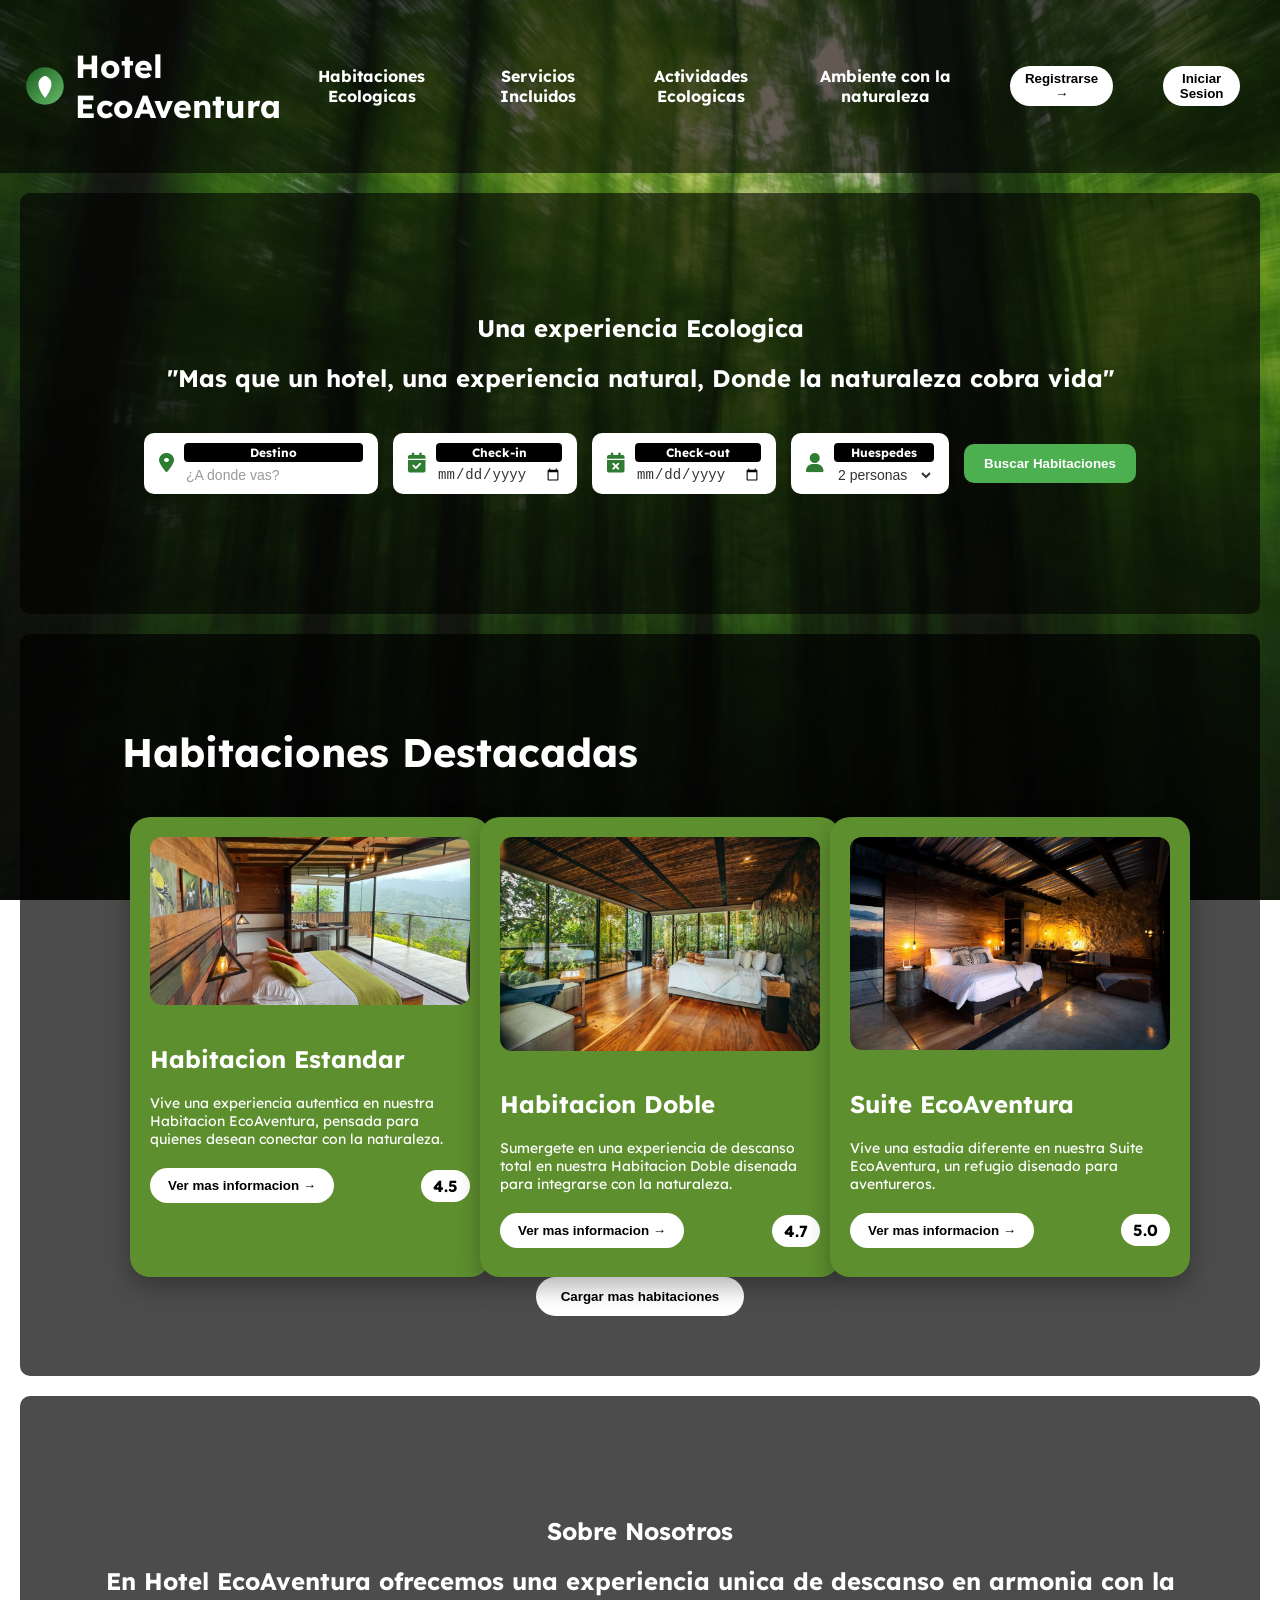
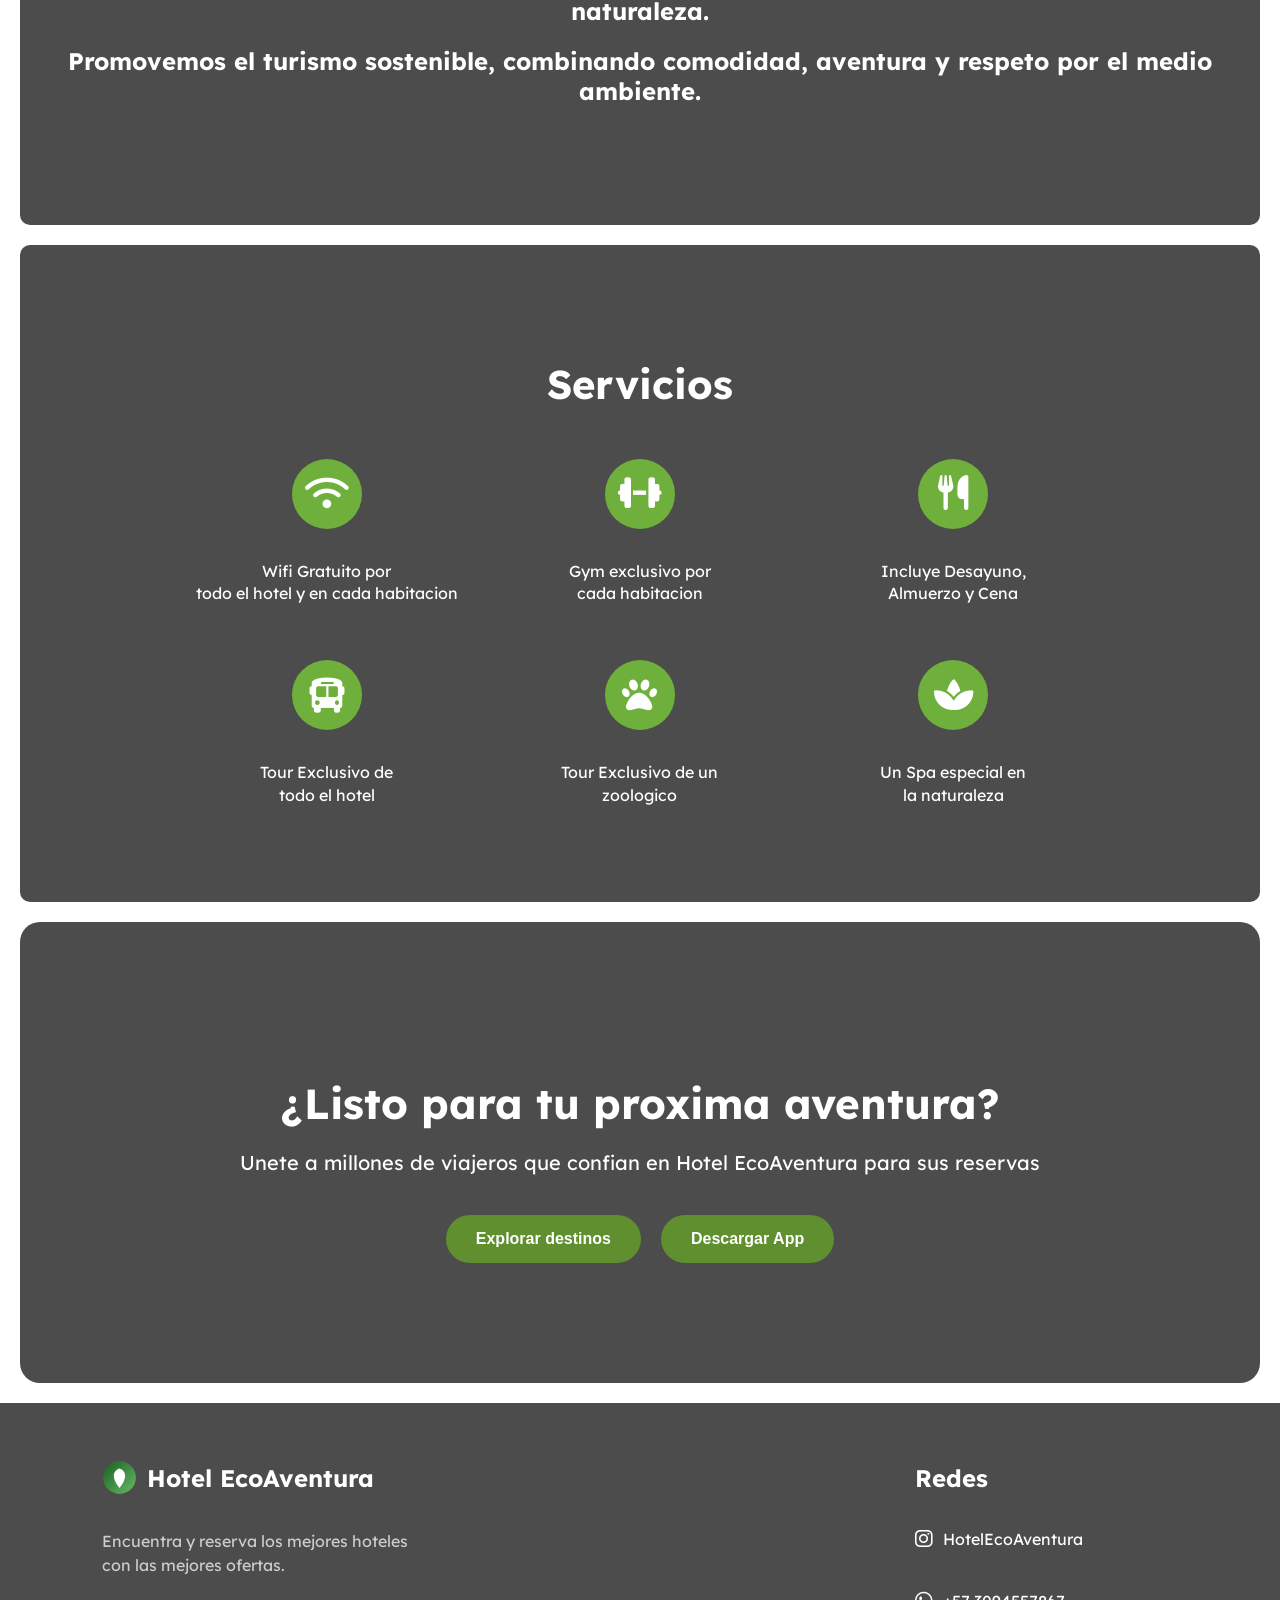
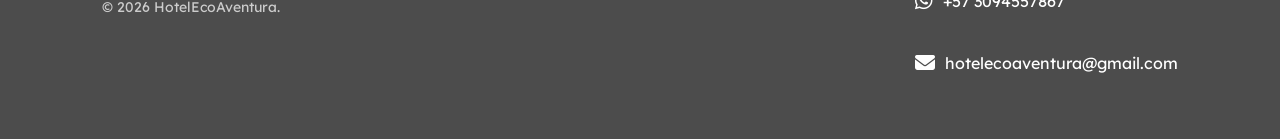
<file: index.html>
<!DOCTYPE html>
<html lang="es">
    <head>
        <meta charset="utf-8">
        <meta name="viewport" content="width=device-width, initial-scale=1.0">
        <title>Hotel EcoAventura</title>
        <link rel="preconnect" href="https://fonts.googleapis.com">
        <link rel="preconnect" href="https://fonts.gstatic.com" crossorigin>
        <link href="https://fonts.googleapis.com/css2?family=Lexend:wght@100..900&display=swap" rel="stylesheet">
        <link rel="stylesheet" href="https://cdnjs.cloudflare.com/ajax/libs/font-awesome/6.5.0/css/all.min.css">
        <link href="Css/myStyle.css" rel="stylesheet">
        <style>
            /* Estilos adicionales para los modales mejorados */
            .modal-contenido {
                position: relative;
                max-width: 400px;
                width: 90%;
            }
            
            .modal-contenido h2 {
                margin-bottom: 20px;
                color: #2e7d32;
            }
            
            .modal-contenido input {
                width: 100%;
                padding: 12px 15px;
                margin: 8px 0;
                border: 2px solid #ddd;
                border-radius: 8px;
                font-size: 14px;
                transition: border-color 0.3s;
            }
            
            .modal-contenido input:focus {
                outline: none;
                border-color: #2e7d32;
            }
            
            .modal-contenido button[type="submit"] {
                width: 100%;
                padding: 12px;
                background: #2e7d32;
                color: white;
                border: none;
                border-radius: 8px;
                font-size: 16px;
                font-weight: 600;
                cursor: pointer;
                transition: background 0.3s;
                margin-top: 10px;
            }
            
            .modal-contenido button[type="submit"]:hover {
                background: #1a5d1a;
            }
            
            .modal-contenido button[type="submit"]:disabled {
                background: #ccc;
                cursor: not-allowed;
            }
            
            .error-msg, .success-msg {
                padding: 10px;
                border-radius: 6px;
                margin-bottom: 15px;
                font-size: 14px;
                display: none;
            }
            
            .error-msg {
                background: #ffebee;
                color: #c62828;
                border: 1px solid #ef9a9a;
            }
            
            .success-msg {
                background: #e8f5e9;
                color: #2e7d32;
                border: 1px solid #a5d6a7;
            }
            

            
            /* Menu de usuario logueado */
            .user-menu {
                display: flex;
                align-items: center;
                gap: 15px;
            }
            
            .user-menu .user-info {
                display: flex;
                align-items: center;
                gap: 10px;
                color: white;
                cursor: pointer;
                padding: 8px 15px;
                border-radius: 25px;
                background: rgba(255,255,255,0.1);
                transition: background 0.3s;
            }
            
            .user-menu .user-info:hover {
                background: rgba(255,255,255,0.2);
            }
            
            .user-menu .user-avatar {
                width: 35px;
                height: 35px;
                background: #4CAF50;
                border-radius: 50%;
                display: flex;
                align-items: center;
                justify-content: center;
                font-weight: bold;
            }
            
            .user-dropdown {
                position: absolute;
                top: 100%;
                right: 0;
                background: white;
                border-radius: 10px;
                box-shadow: 0 5px 25px rgba(0,0,0,0.2);
                min-width: 200px;
                display: none;
                z-index: 1001;
                overflow: hidden;
            }
            
            .user-dropdown.show {
                display: block;
            }
            
            .user-dropdown a {
                display: flex;
                align-items: center;
                gap: 10px;
                padding: 12px 20px;
                color: #333;
                text-decoration: none;
                transition: background 0.3s;
            }
            
            .user-dropdown a:hover {
                background: #f5f5f5;
            }
            
            .user-dropdown a i {
                width: 20px;
                color: #2e7d32;
            }
            
            .user-dropdown .logout {
                border-top: 1px solid #eee;
                color: #e74c3c;
            }
            
            .user-dropdown .logout i {
                color: #e74c3c;
            }
            
            .user-container {
                position: relative;
            }
            
            /* Pasos de recuperacion */
            .recovery-step {
                display: none;
            }
            
            .recovery-step.active {
                display: block;
            }
            
            .codigo-input {
                letter-spacing: 10px;
                font-size: 24px;
                text-align: center;
                font-weight: bold;
            }
            
            .btn-back {
                background: #f5f5f5;
                color: #333;
                border: none;
                padding: 8px 15px;
                border-radius: 6px;
                cursor: pointer;
                font-size: 14px;
                margin-bottom: 15px;
                display: flex;
                align-items: center;
                gap: 5px;
            }
            
            .btn-back:hover {
                background: #eee;
            }
            
            .codigo-debug {
                background: #fff3cd;
                color: #856404;
                padding: 10px;
                border-radius: 6px;
                margin-top: 10px;
                font-size: 14px;
                text-align: center;
            }
            
            .spinner {
                display: inline-block;
                width: 16px;
                height: 16px;
                border: 2px solid #ffffff;
                border-radius: 50%;
                border-top-color: transparent;
                animation: spin 0.8s linear infinite;
                margin-right: 8px;
            }
            
            @keyframes spin {
                to { transform: rotate(360deg); }
            }
        </style>
    </head>
    <body>
        <header class="header-principal">
            <div class="logo-contenedor">
                <img src="img/descarga.svg" class="logo-img">
                <h1>Hotel EcoAventura</h1>
            </div>
            <nav>
                <ul>
                    <li><a href="#habitaciones-destacadas">Habitaciones Ecologicas</a></li>
                    <li><a href="#servicios">Servicios Incluidos</a></li>
                    <li><a href="#actividades">Actividades Ecologicas</a></li>
                    <li><a href="#ambiente">Ambiente con la naturaleza</a></li>
                    
                    <!-- Botones para usuarios NO logueados -->
                    <li id="botonesNoLogueado">
                        <button class="boton-registro" id="abrirRegistro">Registrarse →</button>
                    </li>
                    <li id="botonLoginNoLogueado">
                        <button class="boton-iniciar-sesion" id="abrirLogin">Iniciar Sesion</button>
                    </li>
                    
                    <!-- Menu para usuarios logueados (oculto por defecto) -->
                    <li id="menuUsuarioLogueado" style="display: none;">
                        <div class="user-container">
                            <div class="user-menu">
                                <div class="user-info" id="toggleUserDropdown">
                                    <div class="user-avatar" id="userAvatar">U</div>
                                    <span id="userName">Usuario</span>
                                    <i class="fas fa-chevron-down"></i>
                                </div>
                            </div>
                            <div class="user-dropdown" id="userDropdown">
                                <a href="dashboardCliente.php" id="linkDashboard">
                                    <i class="fas fa-tachometer-alt"></i>
                                    <span>Mi Panel</span>
                                </a>
                                <a href="dashboardCliente.php#mis-reservas" id="linkReservas">
                                    <i class="fas fa-calendar-check"></i>
                                    <span>Mis Reservas</span>
                                </a>
                                <a href="Php/logout.php" class="logout">
                                    <i class="fas fa-sign-out-alt"></i>
                                    <span>Cerrar Sesion</span>
                                </a>
                            </div>
                        </div>
                    </li>
                </ul>
            </nav>
            
            <!-- Modal de Registro -->
            <div class="modal" id="modalRegistro">
                <div class="modal-contenido">
                    <span class="cerrar" id="cerrarRegistro">&times;</span>
                    <h2>Registro</h2>
                    <div id="errorRegistro" class="error-msg"></div>
                    <div id="successRegistro" class="success-msg"></div>
                    <form id="formRegistro">
                        <input type="text" name="nombre" placeholder="Nombre completo" required>
                        <input type="email" name="email" placeholder="Correo electronico" required>
                        <input type="password" name="password" placeholder="Contrasena" required>
                        <input type="number" name="edad" placeholder="Edad" min="18" max="120">
                        <select name="genero" class="select-genero" required>
                            <option value="" disabled selected>Selecciona tu genero</option>
                            <option value="M">Masculino</option>
                            <option value="F">Femenino</option>
                            <option value="O">Prefiero no decirlo</option>
                        </select>
                        <button type="submit" id="btnRegistro">Registrarse</button>
                        <button type="button" class="btn-secundario" onclick="mostrarLogin()">Ya tengo una cuenta</button>
                    </form>
                </div>
            </div>
            
            <!-- Modal de Login -->
            <div class="modal" id="modalLogin">
                <div class="modal-contenido">
                    <span class="cerrar" id="cerrarLogin">&times;</span>
                    <h2>Iniciar Sesion</h2>
                    <div id="errorLogin" class="error-msg"></div>
                    <div id="successLogin" class="success-msg"></div>
                    <form id="formLogin">
                        <input type="text" name="usuario" placeholder="Usuario o Correo electronico" required>
                        <input type="password" name="password" placeholder="Contrasena" required>
                        <button type="submit" id="btnLogin">Iniciar sesion</button>
                        <p class="enlace-modal">¿Olvidaste tu contrasena? <span onclick="mostrarRecuperarPassword()">Recuperala aqui</span></p>
                        <button type="button" class="btn-secundario" onclick="mostrarRegistro()">Crear una cuenta nueva</button>
                    </form>
                </div>
            </div>
            
            <!-- Modal de Recuperar Password -->
            <div class="modal" id="modalRecuperar">
                <div class="modal-contenido">
                    <span class="cerrar" id="cerrarRecuperar">&times;</span>
                    
                    <!-- Paso 1: Ingresar email -->
                    <div id="recuperarPaso1" class="recovery-step active">
                        <h2>Recuperar Contrasena</h2>
                        <p style="color: #666; font-size: 14px; margin-bottom: 15px;">
                            Ingresa tu correo electronico y te enviaremos un codigo de verificacion.
                        </p>
                        <div id="errorRecuperar1" class="error-msg"></div>
                        <form id="formRecuperar1">
                            <input type="email" name="email" id="emailRecuperar" placeholder="Correo electronico" required>
                            <button type="submit" id="btnRecuperar1">Enviar Codigo</button>
                            <button type="button" class="btn-secundario" onclick="mostrarLogin()">Volver al inicio de sesion</button>
                        </form>
                    </div>
                    
                    <!-- Paso 2: Ingresar codigo -->
                    <div id="recuperarPaso2" class="recovery-step">
                        <button class="btn-back" onclick="volverPaso1()">
                            <i class="fas fa-arrow-left"></i> Volver
                        </button>
                        <h2>Verificar Codigo</h2>
                        <p style="color: #666; font-size: 14px; margin-bottom: 15px;">
                            Ingresa el codigo de 6 digitos enviado a tu correo.
                        </p>
                        <div id="errorRecuperar2" class="error-msg"></div>
                        <div id="codigoDebug" class="codigo-debug" style="display: none;"></div>
                        <form id="formRecuperar2">
                            <input type="text" name="codigo" class="codigo-input" placeholder="000000" maxlength="6" pattern="[0-9]{6}" required>
                            <button type="submit" id="btnRecuperar2">Verificar Codigo</button>
                        </form>
                    </div>
                    
                    <!-- Paso 3: Nueva contrasena -->
                    <div id="recuperarPaso3" class="recovery-step">
                        <h2>Nueva Contrasena</h2>
                        <p style="color: #666; font-size: 14px; margin-bottom: 15px;">
                            Ingresa tu nueva contrasena.
                        </p>
                        <div id="errorRecuperar3" class="error-msg"></div>
                        <div id="successRecuperar3" class="success-msg"></div>
                        <form id="formRecuperar3">
                            <input type="password" name="nueva_password" placeholder="Nueva contrasena" required minlength="4">
                            <input type="password" name="confirmar_password" placeholder="Confirmar contrasena" required>
                            <button type="submit" id="btnRecuperar3">Cambiar Contrasena</button>
                        </form>
                    </div>
                </div>
            </div>
        </header>
        
        <section class="hero">
            <h1>Una experiencia Ecologica</h1>
            <h2>
                "Mas que un hotel, una experiencia natural,
                Donde la naturaleza cobra vida"
            </h2>
            <form class="formulario-busqueda" id="formBusqueda">
                <div class="campo campo-destino">
                    <i class="fas fa-map-marker-alt"></i>
                    <div class="texto">
                        <label>Destino</label>
                        <input type="text" id="inputDestino" placeholder="¿A donde vas?" required autocomplete="off">
                        <div class="dropdown-destinos" id="dropdownDestinos">
                            <div class="destino-item" data-ciudad="cartagena">
                                <i class="fas fa-map-marker-alt"></i>
                                <span>Cartagena de Indias</span>
                            </div>
                            <div class="destino-item" data-ciudad="santamarta">
                                <i class="fas fa-map-marker-alt"></i>
                                <span>Santa Marta</span>
                            </div>
                            <div class="destino-item" data-ciudad="medellin">
                                <i class="fas fa-map-marker-alt"></i>
                                <span>Medellin</span>
                            </div>
                            <div class="destino-item" data-ciudad="bogota">
                                <i class="fas fa-map-marker-alt"></i>
                                <span>Bogota</span>
                            </div>
                            <div class="destino-item" data-ciudad="cali">
                                <i class="fas fa-map-marker-alt"></i>
                                <span>Cali</span>
                            </div>
                            <div class="destino-item" data-ciudad="sanandres">
                                <i class="fas fa-map-marker-alt"></i>
                                <span>San Andres Islas</span>
                            </div>
                        </div>
                    </div>
                </div>
                <div class="campo">
                    <i class="fas fa-calendar-check"></i>
                    <div class="texto">
                        <label>Check-in</label>
                        <input type="date" id="inputCheckin" required>
                    </div>
                </div>
                <div class="campo">
                    <i class="fas fa-calendar-times"></i>
                    <div class="texto">
                        <label>Check-out</label>
                        <input type="date" id="inputCheckout" required>
                    </div>
                </div>
                <div class="campo">
                    <i class="fas fa-user"></i>
                    <div class="texto">
                        <label>Huespedes</label>
                        <select id="inputHuespedes" required>
                            <option value="1">1 persona</option>
                            <option value="2" selected>2 personas</option>
                            <option value="3">3 personas</option>
                            <option value="4">4 personas</option>
                        </select>
                    </div>
                </div>
                <button type="submit">Buscar Habitaciones</button>
            </form>
        </section>
        
        <!-- Seccion de Resultados de Busqueda -->
        <section id="resultados-busqueda" class="resultados-busqueda" style="display: none;">
            <div class="resultados-header">
                <h1 class="titulo-seccion">Habitaciones Disponibles en <span id="ciudadResultado"></span></h1>
                <p class="subtitulo-resultado">
                    <span id="fechasResultado"></span> | <span id="huespedesResultado"></span>
                </p>
            </div>
            <div class="contenedor-habitaciones-grid" id="gridHabitaciones">
                <!-- Las habitaciones se cargan dinamicamente -->
            </div>
        </section>
        
        <!-- Modal de Nueva Reserva -->
        <div class="modal" id="modalReserva">
            <div class="modal-contenido modal-reserva">
                <span class="cerrar" id="cerrarReserva">&times;</span>
                <h2><i class="fas fa-calendar-plus"></i> Nueva Reserva</h2>
                
                <div class="campo-reserva">
                    <label>Habitacion Seleccionada</label>
                    <input type="text" id="reservaHabitacion" readonly>
                </div>
                
                <div class="campos-dobles">
                    <div class="campo-reserva">
                        <label>Fecha Check-in</label>
                        <input type="date" id="reservaCheckin" required>
                    </div>
                    <div class="campo-reserva">
                        <label>Fecha Check-out</label>
                        <input type="date" id="reservaCheckout" required>
                    </div>
                </div>
                
                <div class="campo-reserva">
                    <label>Numero de Huespedes</label>
                    <select id="reservaHuespedes" required>
                        <option value="1">1 persona</option>
                        <option value="2">2 personas</option>
                        <option value="3">3 personas</option>
                        <option value="4">4 personas</option>
                    </select>
                </div>
                
                <div class="campo-reserva">
                    <label>Notas adicionales (opcional)</label>
                    <textarea id="reservaNotas" placeholder="Requerimientos especiales..."></textarea>
                </div>
                
                <div class="resumen-precio">
                    <p><strong>Precio por noche:</strong> <span id="precioPorNoche">$0</span></p>
                    <p><strong>Total estimado:</strong> <span id="totalEstimado">$0</span></p>
                </div>
                
                <div class="botones-reserva">
                    <button type="button" class="btn-cancelar" onclick="cerrarModalReserva()">Cancelar</button>
                    <button type="button" class="btn-confirmar" onclick="confirmarReserva()">
                        <i class="fas fa-check"></i> Confirmar Reserva
                    </button>
                </div>
            </div>
        </div>
        
        <section id="habitaciones-destacadas">
            <h1 class="titulo-seccion">Habitaciones Destacadas</h1>
            <div class="contenedor-habitaciones">
                <article class="card">
                    <div class="card-inner">
                        <div class="card-front">
                            <img src="img/6947153880eba55c33e8c46a900ad6749100da1f8f.jpg" alt="Habitacion Estandar">
                            <h2>Habitacion Estandar</h2>
                            <p>
                                Vive una experiencia autentica en nuestra Habitacion EcoAventura,
                                pensada para quienes desean conectar con la naturaleza.
                            </p>
                            <div class="card-footer">
                                <button class="btn-flip">Ver mas informacion →</button>
                                <span class="rating">4.5</span>
                            </div>
                        </div>
                        <div class="card-back">
                            <h2>Habitacion Estandar</h2>
                            <ul>
                                <li>Cama amplia y confortable</li>
                                <li>Vista a las montanas</li>
                                <li>Bano privado</li>
                                <li>Ambiente natural</li>
                            </ul>
                            <h3>$80.000</h3>
                            <button class="btn-flip">Volver</button>
                        </div>
                    </div>
                </article>
                <article class="card">
                    <div class="card-inner">
                        <div class="card-front">
                            <img src="img/foto-18-3-1024x684.jpg" alt="Habitacion Doble">
                            <h2>Habitacion Doble</h2>
                            <p>
                                Sumergete en una experiencia de descanso total en nuestra
                                Habitacion Doble disenada para integrarse con la naturaleza.
                            </p>
                            <div class="card-footer">
                                <button class="btn-flip">Ver mas informacion →</button>
                                <span class="rating">4.7</span>
                            </div>
                        </div>
                        <div class="card-back">
                            <h2>Habitacion Doble</h2>
                            <ul>
                                <li>Cama King Size</li>
                                <li>Vista panoramica al bosque</li>
                                <li>Zona de descanso</li>
                                <li>Ambiente ecologico</li>
                            </ul>
                            <h3>$220.000</h3>
                            <button class="btn-flip">Volver</button>
                        </div>
                    </div>
                </article>
                <article class="card">
                    <div class="card-inner">
                        <div class="card-front">
                            <img src="img/GM-interior-cama-2-2048x1365-1.webp" alt="Suite EcoAventura">
                            <h2>Suite EcoAventura</h2>
                            <p>
                                Vive una estadia diferente en nuestra Suite EcoAventura,
                                un refugio disenado para aventureros.
                            </p>
                            <div class="card-footer">
                                <button class="btn-flip">Ver mas informacion →</button>
                                <span class="rating">5.0</span>
                            </div>
                        </div>
                        <div class="card-back">
                            <h2>Suite EcoAventura</h2>
                            <ul>
                                <li>Cama King Size</li>
                                <li>Diseno eco industrial</li>
                                <li>Zona privada</li>
                                <li>Aire acondicionado</li>
                            </ul>
                            <h3>$350.000</h3>
                            <button class="btn-flip">Volver</button>
                        </div>
                    </div>
                </article>
            </div>
            <div class="cargar-mas">
                <button onclick="irAlDashboard()">Cargar mas habitaciones</button>
            </div>
        </section>
        
        <section class="informacion">
            <h1>Sobre Nosotros</h1>
            <h2>
                En Hotel EcoAventura ofrecemos una experiencia unica
                de descanso en armonia con la naturaleza.
            </h2>
            <h2>
                Promovemos el turismo sostenible,
                combinando comodidad, aventura y respeto por el medio ambiente.
            </h2>
        </section>
        
        <section class="servicios" id="servicios">
            <h2 class="titulo">Servicios</h2>
            <div class="contenido-servicios">
                <div class="servicio">
                    <i class="fas fa-wifi"></i>
                    <p>Wifi Gratuito por<br>todo el hotel y en cada habitacion</p>
                </div>
                <div class="servicio">
                    <i class="fas fa-dumbbell"></i>
                    <p>Gym exclusivo por<br>cada habitacion</p>
                </div>
                <div class="servicio">
                    <i class="fas fa-utensils"></i>
                    <p>Incluye Desayuno,<br>Almuerzo y Cena</p>
                </div>
                <div class="servicio">
                    <i class="fas fa-bus"></i>
                    <p>Tour Exclusivo de<br>todo el hotel</p>
                </div>
                <div class="servicio">
                    <i class="fas fa-paw"></i>
                    <p>Tour Exclusivo de un<br>zoologico</p>
                </div>
                <div class="servicio">
                    <i class="fas fa-spa"></i>
                    <p>Un Spa especial en<br>la naturaleza</p>
                </div>
            </div>
        </section>
        
        <section class="te-esperamos">
            <div class="contenido-esperamos">
                <h1>¿Listo para tu proxima aventura?</h1>
                <p>Unete a millones de viajeros que confian en Hotel EcoAventura para sus reservas</p>
                <div class="botones">
                    <button id="explorar">Explorar destinos</button>
                    <button id="app">Descargar App</button>
                </div>
            </div>
        </section>
        
        <footer class="footer">
            <div class="footer-contenedor">
                <div class="footer-izquierda">
                    <div class="footer-logo">
                        <img src="img/descarga.svg" alt="logo">
                        <h2>Hotel EcoAventura</h2>
                    </div>
                  <p>Encuentra y reserva los mejores hoteles<br>
                    con las mejores ofertas.
                    </p>
                    <p class="copyright">
                        © 2026 HotelEcoAventura.
                    </p>
                </div>
                <div class="footer-derecha">
                    <h2>Redes</h2>
                    <div class="red">
                        <span><i class="fab fa-instagram"></i></span>
                        <p>HotelEcoAventura</p>
                    </div>
                    <div class="red">
                        <span><i class="fab fa-whatsapp"></i></span>
                          <p>+57 3094557867</p>
                    </div>
                    <div class="red">
                        <span><i class="fas fa-envelope"></i></span>
                        <p>hotelecoaventura@gmail.com</p>
                    </div>
                </div>
            </div>
        </footer>

<script>
// ============================================
// VARIABLES GLOBALES
// ============================================
let usuarioActual = null;

// ============================================
// VERIFICAR SESION AL CARGAR
// ============================================
document.addEventListener('DOMContentLoaded', function() {
    verificarSesion();
    inicializarEventos();
});

function verificarSesion() {
    fetch('Php/check_session.php')
        .then(response => response.json())
        .then(data => {
            if (data.loggedin) {
                usuarioActual = data.user;
                mostrarMenuUsuario(data.user);
            } else {
                mostrarBotonesLogin();
            }
        })
        .catch(error => {
            console.error('Error verificando sesion:', error);
            mostrarBotonesLogin();
        });
}

function mostrarMenuUsuario(user) {
    // Ocultar botones de login/registro
    document.getElementById('botonesNoLogueado').style.display = 'none';
    document.getElementById('botonLoginNoLogueado').style.display = 'none';
    
    // Mostrar menu de usuario
    document.getElementById('menuUsuarioLogueado').style.display = 'block';
    document.getElementById('userName').textContent = user.nombre;
    document.getElementById('userAvatar').textContent = user.nombre.charAt(0).toUpperCase();
    
    // Configurar link del dashboard segun rol
    const dashboardLink = user.rol === 'administrador' ? 'panelAdmin.php' : 'dashboardCliente.php';
    document.getElementById('linkDashboard').href = dashboardLink;
    document.getElementById('linkReservas').href = dashboardLink + '#reservas';
}

function mostrarBotonesLogin() {
    document.getElementById('botonesNoLogueado').style.display = 'block';
    document.getElementById('botonLoginNoLogueado').style.display = 'block';
    document.getElementById('menuUsuarioLogueado').style.display = 'none';
}

// ============================================
// INICIALIZAR EVENTOS
// ============================================
function inicializarEventos() {
    // Toggle dropdown de usuario
    const toggleDropdown = document.getElementById('toggleUserDropdown');
    const dropdown = document.getElementById('userDropdown');
    
    if (toggleDropdown) {
        toggleDropdown.addEventListener('click', function(e) {
            e.stopPropagation();
            dropdown.classList.toggle('show');
        });
    }
    
    // Cerrar dropdown al hacer click fuera
    document.addEventListener('click', function(e) {
        if (dropdown && !dropdown.contains(e.target)) {
            dropdown.classList.remove('show');
        }
    });
    
    // Modales
    const modalRegistro = document.getElementById('modalRegistro');
    const modalLogin = document.getElementById('modalLogin');
    const modalRecuperar = document.getElementById('modalRecuperar');
    
    // Abrir registro
    document.getElementById('abrirRegistro').addEventListener('click', function() {
        modalRegistro.style.display = 'flex';
        limpiarFormulario('formRegistro');
    });
    
    // Cerrar registro
    document.getElementById('cerrarRegistro').addEventListener('click', function() {
        modalRegistro.style.display = 'none';
    });
    
    // Abrir login
    document.getElementById('abrirLogin').addEventListener('click', function() {
        modalLogin.style.display = 'flex';
        limpiarFormulario('formLogin');
    });
    
    // Cerrar login
    document.getElementById('cerrarLogin').addEventListener('click', function() {
        modalLogin.style.display = 'none';
    });
    
    // Cerrar recuperar
    document.getElementById('cerrarRecuperar').addEventListener('click', function() {
        modalRecuperar.style.display = 'none';
        resetearRecuperacion();
    });
    
    // Cerrar modales al hacer click fuera
    window.addEventListener('click', function(e) {
        if (e.target === modalRegistro) modalRegistro.style.display = 'none';
        if (e.target === modalLogin) modalLogin.style.display = 'none';
        if (e.target === modalRecuperar) {
            modalRecuperar.style.display = 'none';
            resetearRecuperacion();
        }
    });
    
    // Formulario de registro
    document.getElementById('formRegistro').addEventListener('submit', function(e) {
        e.preventDefault();
        registrarUsuario();
    });
    
    // Formulario de login
    document.getElementById('formLogin').addEventListener('submit', function(e) {
        e.preventDefault();
        iniciarSesion();
    });
    
    // Formularios de recuperacion
    document.getElementById('formRecuperar1').addEventListener('submit', function(e) {
        e.preventDefault();
        solicitarCodigo();
    });
    
    document.getElementById('formRecuperar2').addEventListener('submit', function(e) {
        e.preventDefault();
        verificarCodigo();
    });
    
    document.getElementById('formRecuperar3').addEventListener('submit', function(e) {
        e.preventDefault();
        cambiarPassword();
    });
    
    // Cards flip
    const botones = document.querySelectorAll('.btn-flip');
    botones.forEach(boton => {
        boton.addEventListener('click', function() {
            const card = this.closest('.card');
            card.classList.toggle('flip');
        });
    });
    
    // Explorar destinos
    document.getElementById('explorar').addEventListener('click', function() {
        document.getElementById('habitaciones-destacadas').scrollIntoView({
            behavior: 'smooth'
        });
    });
    
    // Descargar app
    document.getElementById('app').addEventListener('click', function() {
        alert('La descarga de la App estara disponible pronto');
    });
}

// ============================================
// FUNCIONES DE AUTENTICACION
// ============================================
function registrarUsuario() {
    const form = document.getElementById('formRegistro');
    const formData = new FormData(form);
    const btn = document.getElementById('btnRegistro');
    const errorDiv = document.getElementById('errorRegistro');
    const successDiv = document.getElementById('successRegistro');
    
    // Mostrar loading
    btn.disabled = true;
    btn.innerHTML = '<span class="spinner"></span>Registrando...';
    errorDiv.style.display = 'none';
    successDiv.style.display = 'none';
    
    fetch('Php/ajax_registro.php', {
        method: 'POST',
        body: formData
    })
    .then(response => response.json())
    .then(data => {
        btn.disabled = false;
        btn.innerHTML = 'Registrarse';
        
        if (data.success) {
            successDiv.textContent = data.message;
            successDiv.style.display = 'block';
            form.reset();
            
            // Mostrar login despues de 2 segundos
            setTimeout(function() {
                document.getElementById('modalRegistro').style.display = 'none';
                document.getElementById('modalLogin').style.display = 'flex';
                successDiv.style.display = 'none';
            }, 2000);
        } else {
            errorDiv.textContent = data.message;
            errorDiv.style.display = 'block';
        }
    })
    .catch(error => {
        btn.disabled = false;
        btn.innerHTML = 'Registrarse';
        errorDiv.textContent = 'Error de conexion. Intenta de nuevo.';
        errorDiv.style.display = 'block';
    });
}

function iniciarSesion() {
    const form = document.getElementById('formLogin');
    const formData = new FormData(form);
    const btn = document.getElementById('btnLogin');
    const errorDiv = document.getElementById('errorLogin');
    const successDiv = document.getElementById('successLogin');
    
    // Mostrar loading
    btn.disabled = true;
    btn.innerHTML = '<span class="spinner"></span>Iniciando...';
    errorDiv.style.display = 'none';
    successDiv.style.display = 'none';
    
    fetch('Php/ajax_login.php', {
        method: 'POST',
        body: formData
    })
    .then(response => response.json())
    .then(data => {
        btn.disabled = false;
        btn.innerHTML = 'Iniciar sesion';
        
        if (data.success) {
            successDiv.textContent = data.saludo + ' ' + data.user.nombre + '!';
            successDiv.style.display = 'block';
            
            // Actualizar interfaz
            usuarioActual = data.user;
            mostrarMenuUsuario(data.user);
            
            // Cerrar modal despues de 1.5 segundos
            setTimeout(function() {
                document.getElementById('modalLogin').style.display = 'none';
                successDiv.style.display = 'none';
                form.reset();
            }, 1500);
        } else {
            errorDiv.textContent = data.message;
            errorDiv.style.display = 'block';
        }
    })
    .catch(error => {
        btn.disabled = false;
        btn.innerHTML = 'Iniciar sesion';
        errorDiv.textContent = 'Error de conexion. Intenta de nuevo.';
        errorDiv.style.display = 'block';
    });
}

// ============================================
// FUNCIONES DE RECUPERACION DE PASSWORD
// ============================================
function mostrarRecuperarPassword() {
    document.getElementById('modalLogin').style.display = 'none';
    document.getElementById('modalRecuperar').style.display = 'flex';
    resetearRecuperacion();
}

function mostrarLogin() {
  document.getElementById('modalRegistro').style.display = 'none';
  document.getElementById('modalRecuperar').style.display = 'none';
  document.getElementById('modalLogin').style.display = 'flex';
  limpiarFormulario('formLogin');
}

function mostrarRegistro() {
  document.getElementById('modalLogin').style.display = 'none';
  document.getElementById('modalRecuperar').style.display = 'none';
  document.getElementById('modalRegistro').style.display = 'flex';
  limpiarFormulario('formRegistro');
}

function resetearRecuperacion() {
    document.getElementById('recuperarPaso1').classList.add('active');
    document.getElementById('recuperarPaso2').classList.remove('active');
    document.getElementById('recuperarPaso3').classList.remove('active');
    document.getElementById('codigoDebug').style.display = 'none';
    limpiarFormulario('formRecuperar1');
    limpiarFormulario('formRecuperar2');
    limpiarFormulario('formRecuperar3');
}

function volverPaso1() {
    document.getElementById('recuperarPaso2').classList.remove('active');
    document.getElementById('recuperarPaso1').classList.add('active');
}

function solicitarCodigo() {
    const formData = new FormData();
    formData.append('action', 'solicitar_codigo');
    formData.append('email', document.getElementById('emailRecuperar').value);
    
    const btn = document.getElementById('btnRecuperar1');
    const errorDiv = document.getElementById('errorRecuperar1');
    
    btn.disabled = true;
    btn.innerHTML = '<span class="spinner"></span>Enviando...';
    errorDiv.style.display = 'none';
    
    fetch('Php/recuperar_password.php', {
        method: 'POST',
        body: formData
    })
    .then(response => response.json())
    .then(data => {
        btn.disabled = false;
        btn.innerHTML = 'Enviar Codigo';
        
        if (data.success) {
            // Mostrar paso 2
            document.getElementById('recuperarPaso1').classList.remove('active');
            document.getElementById('recuperarPaso2').classList.add('active');
            
            // Mostrar codigo de debug (solo para pruebas)
            if (data.codigo_debug) {
                const debugDiv = document.getElementById('codigoDebug');
                debugDiv.innerHTML = '<strong>Codigo de prueba:</strong> ' + data.codigo_debug + '<br><small>(En produccion se enviara al correo)</small>';
                debugDiv.style.display = 'block';
            }
        } else {
            errorDiv.textContent = data.message;
            errorDiv.style.display = 'block';
        }
    })
    .catch(error => {
        btn.disabled = false;
        btn.innerHTML = 'Enviar Codigo';
        errorDiv.textContent = 'Error de conexion';
        errorDiv.style.display = 'block';
    });
}

function verificarCodigo() {
    const formData = new FormData();
    formData.append('action', 'verificar_codigo');
    formData.append('codigo', document.querySelector('#formRecuperar2 input[name="codigo"]').value);
    
    const btn = document.getElementById('btnRecuperar2');
    const errorDiv = document.getElementById('errorRecuperar2');
    
    btn.disabled = true;
    btn.innerHTML = '<span class="spinner"></span>Verificando...';
    errorDiv.style.display = 'none';
    
    fetch('Php/recuperar_password.php', {
        method: 'POST',
        body: formData
    })
    .then(response => response.json())
    .then(data => {
        btn.disabled = false;
        btn.innerHTML = 'Verificar Codigo';
        
        if (data.success) {
            // Mostrar paso 3
            document.getElementById('recuperarPaso2').classList.remove('active');
            document.getElementById('recuperarPaso3').classList.add('active');
        } else {
            errorDiv.textContent = data.message;
            errorDiv.style.display = 'block';
        }
    })
    .catch(error => {
        btn.disabled = false;
        btn.innerHTML = 'Verificar Codigo';
        errorDiv.textContent = 'Error de conexion';
        errorDiv.style.display = 'block';
    });
}

function cambiarPassword() {
    const form = document.getElementById('formRecuperar3');
    const formData = new FormData(form);
    formData.append('action', 'cambiar_password');
    
    const btn = document.getElementById('btnRecuperar3');
    const errorDiv = document.getElementById('errorRecuperar3');
    const successDiv = document.getElementById('successRecuperar3');
    
    // Validar que las contrasenas coincidan
    const pass1 = form.querySelector('input[name="nueva_password"]').value;
    const pass2 = form.querySelector('input[name="confirmar_password"]').value;
    
    if (pass1 !== pass2) {
        errorDiv.textContent = 'Las contrasenas no coinciden';
        errorDiv.style.display = 'block';
        return;
    }
    
    btn.disabled = true;
    btn.innerHTML = '<span class="spinner"></span>Cambiando...';
    errorDiv.style.display = 'none';
    successDiv.style.display = 'none';
    
    fetch('Php/recuperar_password.php', {
        method: 'POST',
        body: formData
    })
    .then(response => response.json())
    .then(data => {
        btn.disabled = false;
        btn.innerHTML = 'Cambiar Contrasena';
        
        if (data.success) {
            successDiv.textContent = data.message;
            successDiv.style.display = 'block';
            
            // Redirigir al login despues de 2 segundos
            setTimeout(function() {
                document.getElementById('modalRecuperar').style.display = 'none';
                document.getElementById('modalLogin').style.display = 'flex';
                resetearRecuperacion();
            }, 2000);
        } else {
            errorDiv.textContent = data.message;
            errorDiv.style.display = 'block';
        }
    })
    .catch(error => {
        btn.disabled = false;
        btn.innerHTML = 'Cambiar Contrasena';
        errorDiv.textContent = 'Error de conexion';
        errorDiv.style.display = 'block';
    });
}

// ============================================
// UTILIDADES
// ============================================
function limpiarFormulario(formId) {
    const form = document.getElementById(formId);
    if (form) {
        form.reset();
        // Ocultar mensajes de error y exito
        const errors = form.parentElement.querySelectorAll('.error-msg, .success-msg');
        errors.forEach(el => el.style.display = 'none');
    }
}

// ============================================
// SISTEMA DE BUSQUEDA Y RESERVAS
// ============================================

// Base de datos de habitaciones por ciudad
const habitacionesPorCiudad = {
    cartagena: [
        { id: 301, nombre: 'Habitacion 301', tipo: 'Sencilla', precio: 70000, capacidad: 1, descripcion: 'Habitacion sencilla economica, perfecta para viajeros solos. Vista al mar Caribe.', imagen: 'img/6947153880eba55c33e8c46a900ad6749100da1f8f.jpg' },
        { id: 101, nombre: 'Habitacion 101', tipo: 'Sencilla', precio: 80000, capacidad: 1, descripcion: 'Habitacion sencilla con vista al jardin, cama individual, bano privado, WiFi y TV.', imagen: 'img/foto-18-3-1024x684.jpg' }
    ],
    santamarta: [
        { id: 102, nombre: 'Habitacion 102', tipo: 'Doble', precio: 120000, capacidad: 2, descripcion: 'Habitacion doble con dos camas, aire acondicionado, minibar, WiFi y TV. Vista a la Sierra Nevada.', imagen: 'img/GM-interior-cama-2-2048x1365-1.webp' },
        { id: 302, nombre: 'Habitacion 302', tipo: 'Doble', precio: 150000, capacidad: 2, descripcion: 'Habitacion doble superior con balcon y vista a la montana.', imagen: 'img/Grand-Master-interior-cama-2048x1365-1.webp' }
    ],
    medellin: [
        { id: 202, nombre: 'Habitacion 202', tipo: 'Familiar', precio: 180000, capacidad: 4, descripcion: 'Habitacion familiar con dos camas dobles, ideal para familias, desayuno incluido.', imagen: 'img/Nayara20del20-20Bedroom.webp' },
        { id: 303, nombre: 'Habitacion 303', tipo: 'Doble', precio: 140000, capacidad: 2, descripcion: 'Habitacion doble con vista a la ciudad, estilo moderno y confortable.', imagen: 'img/foto-18-3-1024x684.jpg' }
    ],
    bogota: [
        { id: 201, nombre: 'Habitacion 201', tipo: 'Suite', precio: 250000, capacidad: 2, descripcion: 'Suite de lujo con sala de estar, jacuzzi, vista panoramica y servicio premium.', imagen: 'img/6947153880eba55c33e8c46a900ad6749100da1f8f.jpg' },
        { id: 401, nombre: 'Habitacion 401', tipo: 'Familiar', precio: 200000, capacidad: 4, descripcion: 'Amplia habitacion familiar con dos ambientes, perfecta para grupos.', imagen: 'img/GM-interior-cama-2-2048x1365-1.webp' }
    ],
    cali: [
        { id: 501, nombre: 'Habitacion 501', tipo: 'Sencilla', precio: 75000, capacidad: 1, descripcion: 'Habitacion sencilla con ambiente tropical y vista al jardin.', imagen: 'img/foto-18-3-1024x684.jpg' },
        { id: 502, nombre: 'Habitacion 502', tipo: 'Doble', precio: 130000, capacidad: 2, descripcion: 'Habitacion doble con terraza privada y hamaca.', imagen: 'img/Grand-Master-interior-cama-2048x1365-1.webp' }
    ],
    sanandres: [
        { id: 601, nombre: 'Habitacion 601', tipo: 'Suite', precio: 300000, capacidad: 2, descripcion: 'Suite frente al mar con acceso directo a la playa, vista al mar de los 7 colores.', imagen: 'img/Nayara20del20-20Bedroom.webp' },
        { id: 602, nombre: 'Habitacion 602', tipo: 'Familiar', precio: 220000, capacidad: 4, descripcion: 'Habitacion familiar con vista al mar, ideal para vacaciones en familia.', imagen: 'img/GM-interior-cama-2-2048x1365-1.webp' }
    ]
};

const nombresCiudades = {
    cartagena: 'Cartagena de Indias',
    santamarta: 'Santa Marta',
    medellin: 'Medellin',
    bogota: 'Bogota',
    cali: 'Cali',
    sanandres: 'San Andres Islas'
};

// Variables de busqueda actual
let busquedaActual = {
    ciudad: '',
    checkin: '',
    checkout: '',
    huespedes: 2
};

let habitacionSeleccionada = null;

// Inicializar eventos de busqueda
document.addEventListener('DOMContentLoaded', function() {
    inicializarBusqueda();
});

function inicializarBusqueda() {
    const inputDestino = document.getElementById('inputDestino');
    const dropdown = document.getElementById('dropdownDestinos');
    const destinoItems = document.querySelectorAll('.destino-item');
    
    // Mostrar dropdown al hacer focus en el input
    inputDestino.addEventListener('focus', function() {
        dropdown.classList.add('show');
    });
    
    // Filtrar destinos al escribir
    inputDestino.addEventListener('input', function() {
        const filtro = this.value.toLowerCase();
        destinoItems.forEach(item => {
            const ciudad = item.querySelector('span').textContent.toLowerCase();
            item.style.display = ciudad.includes(filtro) ? 'flex' : 'none';
        });
        dropdown.classList.add('show');
    });
    
    // Seleccionar destino
    destinoItems.forEach(item => {
        item.addEventListener('click', function() {
            const ciudad = this.dataset.ciudad;
            const nombreCiudad = this.querySelector('span').textContent;
            inputDestino.value = nombreCiudad;
            busquedaActual.ciudad = ciudad;
            dropdown.classList.remove('show');
        });
    });
    
    // Cerrar dropdown al hacer click fuera
    document.addEventListener('click', function(e) {
        if (!e.target.closest('.campo-destino')) {
            dropdown.classList.remove('show');
        }
    });
    
    // Establecer fecha minima (hoy)
    const hoy = new Date().toISOString().split('T')[0];
    document.getElementById('inputCheckin').setAttribute('min', hoy);
    document.getElementById('inputCheckout').setAttribute('min', hoy);
    
    // Actualizar checkout minimo segun checkin
    document.getElementById('inputCheckin').addEventListener('change', function() {
        document.getElementById('inputCheckout').setAttribute('min', this.value);
    });
    
    // Formulario de busqueda
    document.getElementById('formBusqueda').addEventListener('submit', function(e) {
        e.preventDefault();
        realizarBusqueda();
    });
    
    // Cerrar modal de reserva
    document.getElementById('cerrarReserva').addEventListener('click', cerrarModalReserva);
    
    // Cerrar modal al hacer click fuera
    document.getElementById('modalReserva').addEventListener('click', function(e) {
        if (e.target === this) {
            cerrarModalReserva();
        }
    });
    
    // Actualizar precio total al cambiar fechas en modal de reserva
    document.getElementById('reservaCheckin').addEventListener('change', calcularTotal);
    document.getElementById('reservaCheckout').addEventListener('change', calcularTotal);
}

function realizarBusqueda() {
    const inputDestino = document.getElementById('inputDestino').value;
    const checkin = document.getElementById('inputCheckin').value;
    const checkout = document.getElementById('inputCheckout').value;
    const huespedes = parseInt(document.getElementById('inputHuespedes').value);
    
    // Validar ciudad seleccionada
    if (!busquedaActual.ciudad) {
        // Intentar encontrar la ciudad por el texto ingresado
        const textoDestino = inputDestino.toLowerCase();
        for (let ciudad in nombresCiudades) {
            if (nombresCiudades[ciudad].toLowerCase().includes(textoDestino)) {
                busquedaActual.ciudad = ciudad;
                break;
            }
        }
    }
    
    if (!busquedaActual.ciudad) {
        alert('Por favor selecciona un destino valido de la lista');
        return;
    }
    
    if (!checkin || !checkout) {
        alert('Por favor selecciona las fechas de check-in y check-out');
        return;
    }
    
    if (new Date(checkout) <= new Date(checkin)) {
        alert('La fecha de check-out debe ser posterior al check-in');
        return;
    }
    
    // Guardar busqueda actual
    busquedaActual.checkin = checkin;
    busquedaActual.checkout = checkout;
    busquedaActual.huespedes = huespedes;
    
    // Mostrar resultados
    mostrarResultados();
}

function mostrarResultados() {
    const seccionResultados = document.getElementById('resultados-busqueda');
    const gridHabitaciones = document.getElementById('gridHabitaciones');
    
    // Actualizar encabezado
    document.getElementById('ciudadResultado').textContent = nombresCiudades[busquedaActual.ciudad];
    
    // Formatear fechas
    const opciones = { day: 'numeric', month: 'short', year: 'numeric' };
    const fechaCheckin = new Date(busquedaActual.checkin + 'T00:00:00').toLocaleDateString('es-CO', opciones);
    const fechaCheckout = new Date(busquedaActual.checkout + 'T00:00:00').toLocaleDateString('es-CO', opciones);
    document.getElementById('fechasResultado').textContent = fechaCheckin + ' - ' + fechaCheckout;
    document.getElementById('huespedesResultado').textContent = busquedaActual.huespedes + (busquedaActual.huespedes === 1 ? ' persona' : ' personas');
    
    // Obtener habitaciones de la ciudad
    const habitaciones = habitacionesPorCiudad[busquedaActual.ciudad] || [];
    
    // Filtrar por capacidad
    const habitacionesFiltradas = habitaciones.filter(h => h.capacidad >= busquedaActual.huespedes);
    
    // Generar HTML de las tarjetas
    if (habitacionesFiltradas.length > 0) {
        gridHabitaciones.innerHTML = habitacionesFiltradas.map(hab => `
            <article class="habitacion-card" data-id="${hab.id}">
                <img src="${hab.imagen}" alt="${hab.nombre}">
                <div class="habitacion-info">
                    <span class="tipo-habitacion">${hab.tipo}</span>
                    <h3>${hab.nombre}</h3>
                    <p>${hab.descripcion}</p>
                    <div class="habitacion-precio">
                        <div>
                            <span class="precio">$${hab.precio.toLocaleString('es-CO')}</span>
                            <span class="precio-noche">/noche</span>
                        </div>
                        <button class="btn-reservar" onclick="abrirModalReserva(${hab.id}, '${busquedaActual.ciudad}')">Reservar</button>
                    </div>
                    <div class="habitacion-capacidad">
                        <i class="fas fa-users"></i>
                        <span>Capacidad: ${hab.capacidad} ${hab.capacidad === 1 ? 'persona' : 'personas'}</span>
                    </div>
                </div>
            </article>
        `).join('');
    } else {
        gridHabitaciones.innerHTML = `
            <div style="grid-column: 1/-1; text-align: center; padding: 40px; color: #666;">
                <i class="fas fa-bed" style="font-size: 48px; color: #ccc; margin-bottom: 20px; display: block;"></i>
                <h3>No hay habitaciones disponibles</h3>
                <p>No encontramos habitaciones con capacidad para ${busquedaActual.huespedes} personas en ${nombresCiudades[busquedaActual.ciudad]}.</p>
                <p>Intenta reducir el numero de huespedes o selecciona otro destino.</p>
            </div>
        `;
    }
    
    // Mostrar seccion y hacer scroll
    seccionResultados.style.display = 'block';
    seccionResultados.scrollIntoView({ behavior: 'smooth' });
}

function abrirModalReserva(habitacionId, ciudad) {
    const habitaciones = habitacionesPorCiudad[ciudad];
    habitacionSeleccionada = habitaciones.find(h => h.id === habitacionId);
    
    if (!habitacionSeleccionada) return;
    
    // Llenar datos del modal
    document.getElementById('reservaHabitacion').value = habitacionSeleccionada.nombre;
    document.getElementById('reservaCheckin').value = busquedaActual.checkin;
    document.getElementById('reservaCheckout').value = busquedaActual.checkout;
    document.getElementById('reservaHuespedes').value = busquedaActual.huespedes;
    document.getElementById('reservaNotas').value = '';
    
    // Mostrar precio
    document.getElementById('precioPorNoche').textContent = '$' + habitacionSeleccionada.precio.toLocaleString('es-CO');
    
    // Calcular total
    calcularTotal();
    
    // Mostrar modal
    document.getElementById('modalReserva').style.display = 'flex';
}

function calcularTotal() {
    if (!habitacionSeleccionada) return;
    
    const checkin = new Date(document.getElementById('reservaCheckin').value);
    const checkout = new Date(document.getElementById('reservaCheckout').value);
    
    if (isNaN(checkin.getTime()) || isNaN(checkout.getTime())) {
        document.getElementById('totalEstimado').textContent = '$0';
        return;
    }
    
    const noches = Math.ceil((checkout - checkin) / (1000 * 60 * 60 * 24));
    
    if (noches > 0) {
        const total = habitacionSeleccionada.precio * noches;
        document.getElementById('totalEstimado').textContent = '$' + total.toLocaleString('es-CO');
    } else {
        document.getElementById('totalEstimado').textContent = '$0';
    }
}

function cerrarModalReserva() {
    document.getElementById('modalReserva').style.display = 'none';
    habitacionSeleccionada = null;
}

// Array para almacenar las reservas
let misReservas = [];

function confirmarReserva() {
    if (!habitacionSeleccionada) return;
    
    const checkin = document.getElementById('reservaCheckin').value;
    const checkout = document.getElementById('reservaCheckout').value;
    const huespedes = document.getElementById('reservaHuespedes').value;
    const notas = document.getElementById('reservaNotas').value;
    
    // Validaciones
    if (!checkin || !checkout) {
        alert('Por favor selecciona las fechas');
        return;
    }
    
    if (new Date(checkout) <= new Date(checkin)) {
        alert('La fecha de check-out debe ser posterior al check-in');
        return;
    }
    
    // Verificar si el usuario esta logueado
    if (!usuarioActual) {
        alert('Debes iniciar sesion para realizar una reserva');
        cerrarModalReserva();
        document.getElementById('modalLogin').style.display = 'flex';
        return;
    }
    
    // Calcular total
    const noches = Math.ceil((new Date(checkout) - new Date(checkin)) / (1000 * 60 * 60 * 24));
    const total = habitacionSeleccionada.precio * noches;
    
    // Crear objeto de reserva
    const nuevaReserva = {
        id: Date.now(),
        habitacion: habitacionSeleccionada.nombre.replace('Habitacion ', ''),
        tipo: habitacionSeleccionada.tipo,
        checkin: checkin,
        checkout: checkout,
        huespedes: parseInt(huespedes),
        total: total,
        estado: 'Completada',
        ciudad: nombresCiudades[busquedaActual.ciudad]
    };
    
    // Agregar a las reservas
    misReservas.push(nuevaReserva);
    
    // Guardar en localStorage
    localStorage.setItem('misReservas', JSON.stringify(misReservas));
    
    // Cerrar modal
    cerrarModalReserva();
    
    // Redirigir al dashboard de cliente a la seccion de mis reservas
    window.location.href = 'dashboardCliente.php#reservas';
}

function mostrarToast(mensaje) {
    // Crear elemento toast si no existe
    let toast = document.getElementById('toastNotificacion');
    if (!toast) {
        toast = document.createElement('div');
        toast.id = 'toastNotificacion';
        toast.className = 'toast-notificacion';
        document.body.appendChild(toast);
    }
    
    // Configurar contenido
    toast.innerHTML = `
        <div class="toast-contenido">
            <i class="fas fa-check-circle"></i>
            <p>${mensaje}</p>
        </div>
    `;
    
    // Mostrar toast
    toast.classList.add('show');
    
    // Ocultar despues de 5 segundos
    setTimeout(() => {
        toast.classList.remove('show');
    }, 5000);
}

function mostrarMisReservas() {
    const seccion = document.getElementById('mis-reservas');
    const tbody = document.getElementById('bodyReservas');
    
    // Cargar reservas de localStorage si existen
    const reservasGuardadas = localStorage.getItem('misReservas');
    if (reservasGuardadas) {
        misReservas = JSON.parse(reservasGuardadas);
    }
    
    if (misReservas.length === 0) {
        seccion.style.display = 'none';
        return;
    }
    
    // Formatear fechas
    const formatearFecha = (fecha) => {
        const d = new Date(fecha + 'T00:00:00');
        return d.toLocaleDateString('es-CO', { day: '2-digit', month: '2-digit', year: 'numeric' });
    };
    
    // Generar filas de la tabla
    tbody.innerHTML = misReservas.map(reserva => `
        <tr>
            <td><strong>${reserva.habitacion}</strong></td>
            <td>${reserva.tipo}</td>
            <td>${formatearFecha(reserva.checkin)}</td>
            <td>${formatearFecha(reserva.checkout)}</td>
            <td>${reserva.huespedes}</td>
            <td><strong>$${reserva.total.toLocaleString('es-CO')}</strong></td>
            <td><span class="estado-badge estado-${reserva.estado.toLowerCase()}">${reserva.estado}</span></td>
            <td>${reserva.estado === 'Completada' ? '-' : '<button class="btn-cancelar-reserva" onclick="cancelarReservaLocal(' + reserva.id + ')">Cancelar</button>'}</td>
        </tr>
    `).join('');
    
    seccion.style.display = 'block';
}

function cancelarReservaLocal(id) {
    if (confirm('¿Estas seguro de que deseas cancelar esta reserva?')) {
        misReservas = misReservas.filter(r => r.id !== id);
        localStorage.setItem('misReservas', JSON.stringify(misReservas));
        mostrarMisReservas();
    }
}

function irAlDashboard() {
    // Verificar si el usuario esta logueado
    if (!usuarioActual) {
        alert('Debes iniciar sesion para ver todas las habitaciones');
        document.getElementById('modalLogin').style.display = 'flex';
        return;
    }
    
    // Redirigir al dashboard del cliente
    window.location.href = 'dashboardCliente.php#habitaciones';
}

// Ya no mostramos reservas en index.html, solo en el dashboard
</script>

</body>
</html>
</file>
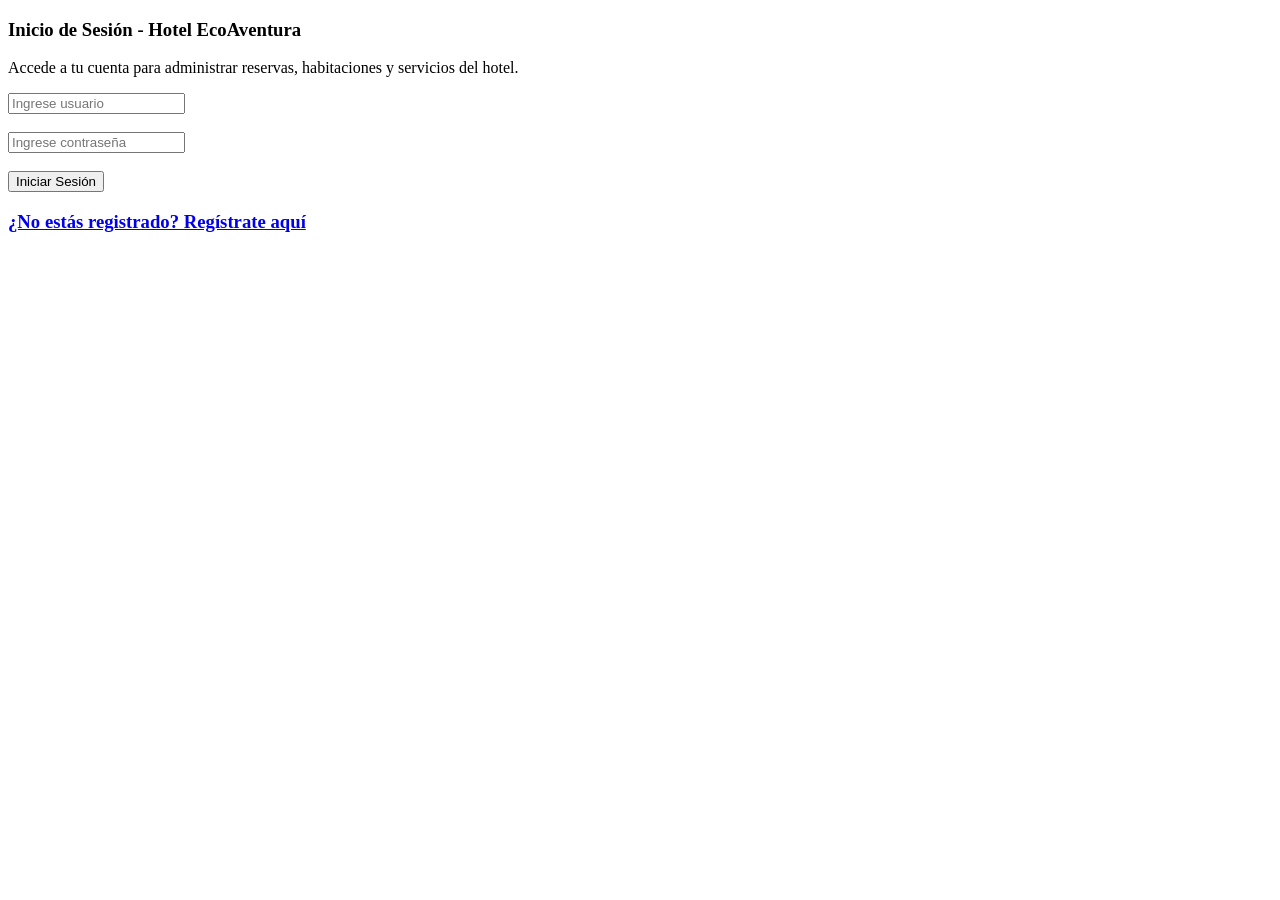
<file: autenticacion.html>
<!DOCTYPE html>
<html lang="es">
<head>
    <meta charset="UTF-8">
    <meta name="viewport" content="width=device-width, initial-scale=1.0">
    <title>Login | Hotel EcoAventura</title>
</head>
<body>
    <section>
        <article>
            <h1>Inicio de Sesión - Hotel EcoAventura</h1>
            <p>Accede a tu cuenta para administrar reservas, habitaciones y servicios del hotel.</p>

            <form action="Php/autenticacion.php" method="post">
                
                <input 
                    type="text" 
                    name="loginUser" 
                    placeholder="Ingrese usuario" 
                    required><br><br>

                <input 
                    type="password" 
                    name="passUser" 
                    placeholder="Ingrese contraseña" 
                    required><br><br>

                <input type="submit" value="Iniciar Sesión">
            </form>

            <h3>
                <a href="regUser.html">¿No estás registrado? Regístrate aquí</a>
            </h3>
        </article>
    </section>
</body>
</html>
</file>
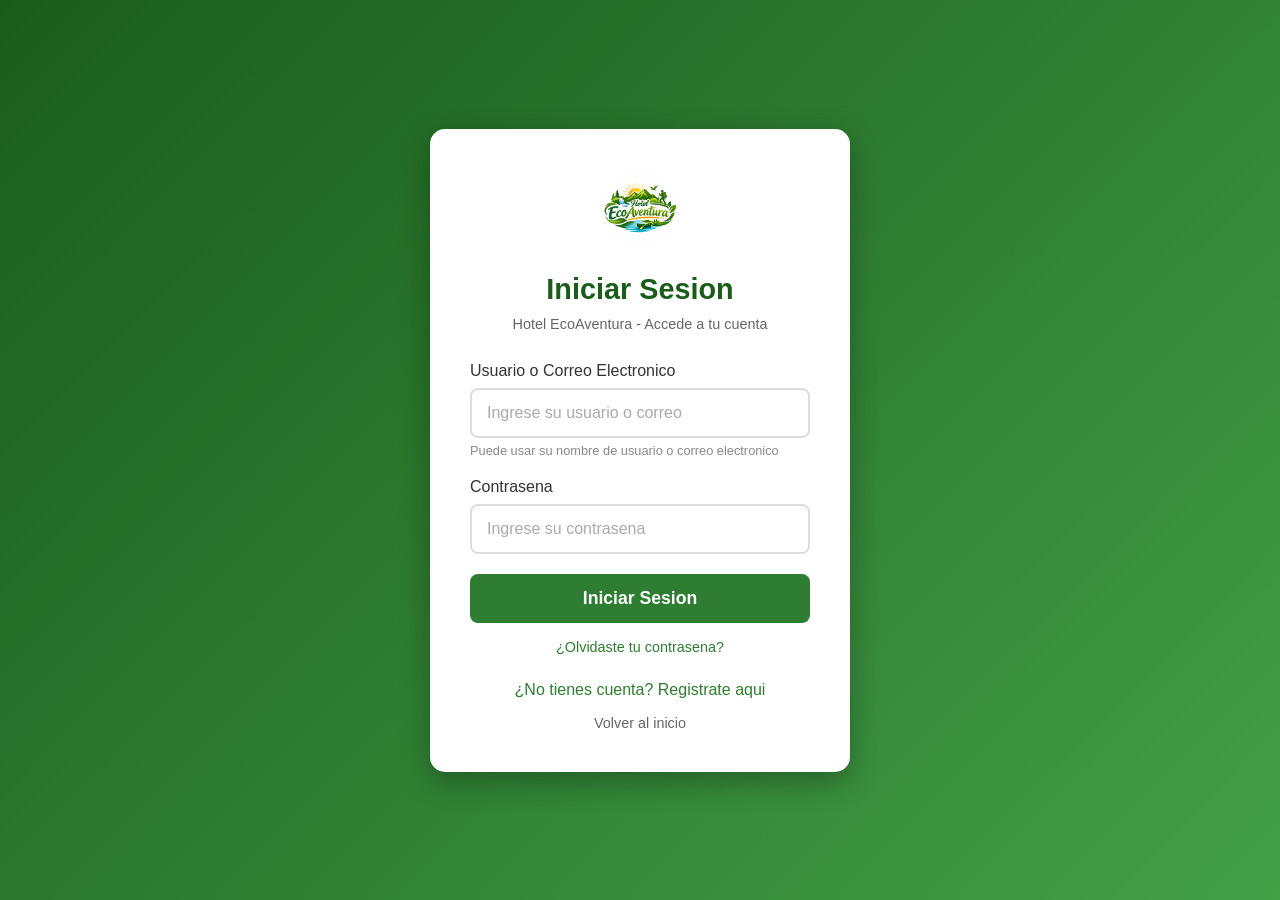
<file: login.html>
<!DOCTYPE html>
<html lang="es">
<head>
    <meta charset="UTF-8">
    <meta name="viewport" content="width=device-width, initial-scale=1.0">
    <title>Iniciar Sesion | Hotel EcoAventura</title>
    <link rel="stylesheet" href="Css/myStyle.css">
    <style>
        * {
            margin: 0;
            padding: 0;
            box-sizing: border-box;
        }
        body {
            font-family: 'Segoe UI', Tahoma, Geneva, Verdana, sans-serif;
            background: linear-gradient(135deg, #1a5d1a 0%, #2e7d32 50%, #43a047 100%);
            min-height: 100vh;
            display: flex;
            justify-content: center;
            align-items: center;
            padding: 20px;
        }
        .container {
            background: white;
            padding: 40px;
            border-radius: 15px;
            box-shadow: 0 10px 30px rgba(0, 0, 0, 0.3);
            width: 100%;
            max-width: 420px;
        }
        .logo {
            text-align: center;
            margin-bottom: 20px;
        }
        .logo img {
            width: 80px;
            height: 80px;
            border-radius: 50%;
        }
        h1 {
            color: #1a5d1a;
            text-align: center;
            margin-bottom: 10px;
            font-size: 1.8rem;
        }
        .subtitle {
            color: #666;
            text-align: center;
            margin-bottom: 30px;
            font-size: 0.9rem;
        }
        .form-group {
            margin-bottom: 20px;
        }
        .form-group label {
            display: block;
            margin-bottom: 8px;
            color: #333;
            font-weight: 500;
        }
        .form-group input {
            width: 100%;
            padding: 14px 15px;
            border: 2px solid #ddd;
            border-radius: 8px;
            font-size: 1rem;
            transition: border-color 0.3s;
        }
        .form-group input:focus {
            outline: none;
            border-color: #2e7d32;
        }
        .form-group input::placeholder {
            color: #aaa;
        }
        .input-hint {
            font-size: 0.8rem;
            color: #888;
            margin-top: 5px;
        }
        .btn-submit {
            width: 100%;
            padding: 14px;
            background: #2e7d32;
            color: white;
            border: none;
            border-radius: 8px;
            font-size: 1.1rem;
            font-weight: 600;
            cursor: pointer;
            transition: background 0.3s;
        }
        .btn-submit:hover {
            background: #1a5d1a;
        }
        .register-link {
            text-align: center;
            margin-top: 25px;
        }
        .register-link a {
            color: #2e7d32;
            text-decoration: none;
            font-weight: 500;
        }
        .register-link a:hover {
            text-decoration: underline;
        }
        .back-home {
            text-align: center;
            margin-top: 15px;
        }
        .back-home a {
            color: #666;
            text-decoration: none;
            font-size: 0.9rem;
        }
        .back-home a:hover {
            color: #2e7d32;
        }
        .error-message {
            background: #ffebee;
            color: #c62828;
            padding: 12px;
            border-radius: 8px;
            margin-bottom: 20px;
            text-align: center;
            display: none;
        }
        .success-message {
            background: #e8f5e9;
            color: #2e7d32;
            padding: 12px;
            border-radius: 8px;
            margin-bottom: 20px;
            text-align: center;
            display: none;
        }
    </style>
</head>
<body>
    <div class="container">
        <div class="logo">
            <img src="img/logo.png" alt="Hotel EcoAventura Logo">
        </div>
        
        <h1>Iniciar Sesion</h1>
        <p class="subtitle">Hotel EcoAventura - Accede a tu cuenta</p>

        <div id="errorMessage" class="error-message"></div>
        <div id="successMessage" class="success-message"></div>

        <form action="Php/autenticacion.php" method="POST" id="loginForm" onsubmit="return validarFormulario()">
            
            <div class="form-group">
                <label for="usuario">Usuario o Correo Electronico</label>
                <input type="text" 
                       name="usuario" 
                       id="usuario" 
                       placeholder="Ingrese su usuario o correo" 
                       required
                       autocomplete="username">
                <p class="input-hint">Puede usar su nombre de usuario o correo electronico</p>
            </div>

            <div class="form-group">
                <label for="password">Contrasena</label>
                <input type="password" 
                       name="password" 
                       id="password" 
                       placeholder="Ingrese su contrasena" 
                       required
                       autocomplete="current-password">
            </div>

            <button type="submit" class="btn-submit">Iniciar Sesion</button>
        </form>

        <div style="text-align: center; margin-top: 15px;">
            <a href="recuperar_password.html" style="color: #2e7d32; text-decoration: none; font-size: 0.9rem;">¿Olvidaste tu contrasena?</a>
        </div>

        <div class="register-link">
            <a href="regUser.html">¿No tienes cuenta? Registrate aqui</a>
        </div>

        <div class="back-home">
            <a href="index.html">Volver al inicio</a>
        </div>
    </div>

    <script>
        // Validar formulario antes de enviar
        function validarFormulario() {
            const usuario = document.getElementById('usuario').value.trim();
            const password = document.getElementById('password').value;
            const errorDiv = document.getElementById('errorMessage');
            
            if (!usuario || !password) {
                errorDiv.textContent = 'Por favor complete todos los campos';
                errorDiv.style.display = 'block';
                return false;
            }
            
            if (usuario.length < 3) {
                errorDiv.textContent = 'El usuario debe tener al menos 3 caracteres';
                errorDiv.style.display = 'block';
                return false;
            }
            
            errorDiv.style.display = 'none';
            return true;
        }
        
        // Verificar si hay mensaje de registro exitoso
        const urlParams = new URLSearchParams(window.location.search);
        if (urlParams.get('registro') === 'exitoso') {
            const successDiv = document.getElementById('successMessage');
            successDiv.textContent = 'Registro exitoso. Ahora puedes iniciar sesion.';
            successDiv.style.display = 'block';
        }
        if (urlParams.get('mensaje') === 'contrasena_actualizada') {
            const successDiv = document.getElementById('successMessage');
            successDiv.textContent = 'Contrasena actualizada exitosamente. Ahora puedes iniciar sesion.';
            successDiv.style.display = 'block';
        }
        if (urlParams.get('error')) {
            const errorDiv = document.getElementById('errorMessage');
            errorDiv.textContent = decodeURIComponent(urlParams.get('error'));
            errorDiv.style.display = 'block';
        }
        
        // Limpiar URL de parametros despues de mostrar mensajes
        if (urlParams.has('error') || urlParams.has('registro')) {
            setTimeout(() => {
                window.history.replaceState({}, document.title, window.location.pathname);
            }, 5000);
        }
    </script>
</body>
</html>
</file>
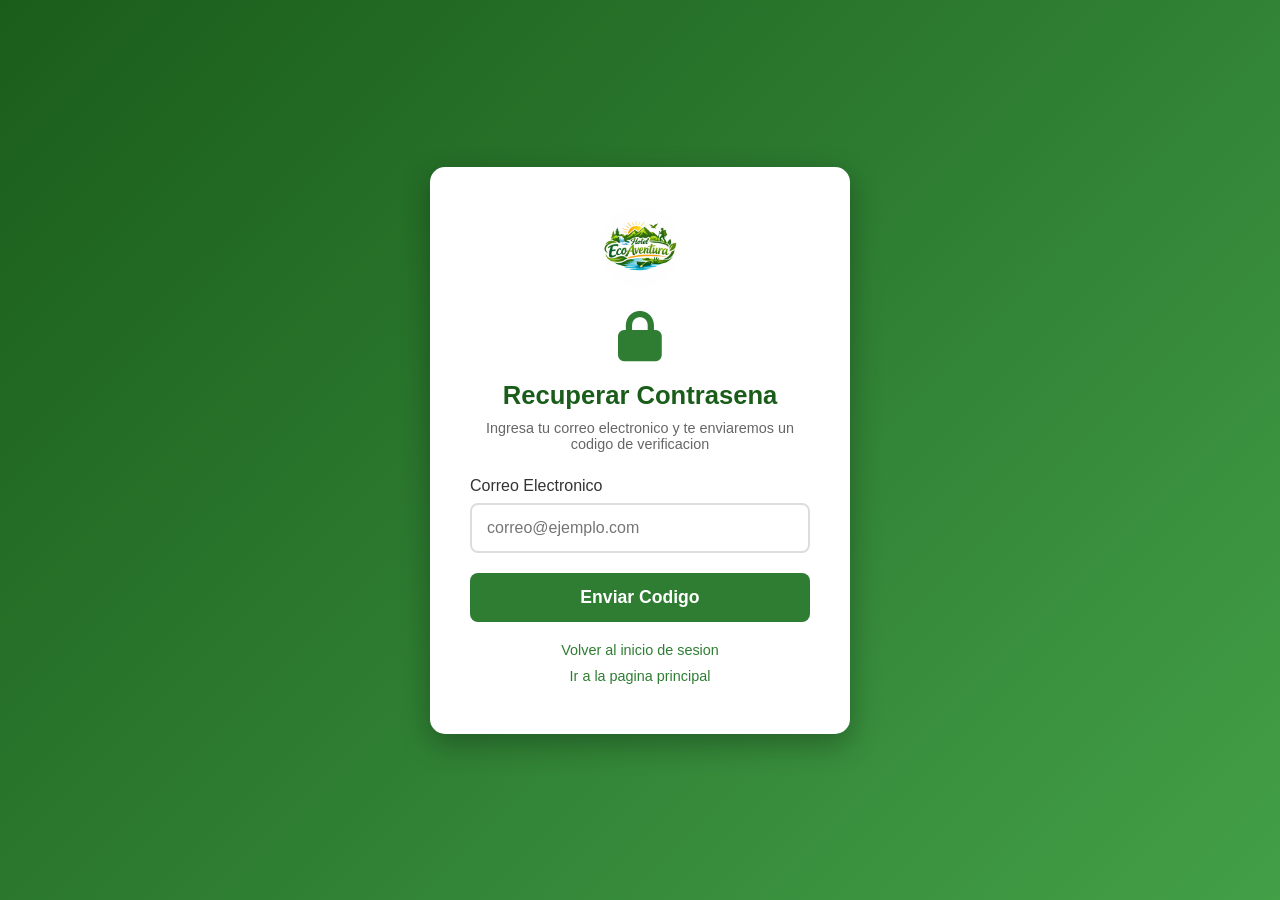
<file: recuperar_password.html>
<!DOCTYPE html>
<html lang="es">
<head>
    <meta charset="UTF-8">
    <meta name="viewport" content="width=device-width, initial-scale=1.0">
    <title>Recuperar Contrasena | Hotel EcoAventura</title>
    <link rel="stylesheet" href="Css/myStyle.css">
    <style>
        * {
            margin: 0;
            padding: 0;
            box-sizing: border-box;
        }
        body {
            font-family: 'Segoe UI', Tahoma, Geneva, Verdana, sans-serif;
            background: linear-gradient(135deg, #1a5d1a 0%, #2e7d32 50%, #43a047 100%);
            min-height: 100vh;
            display: flex;
            justify-content: center;
            align-items: center;
            padding: 20px;
        }
        .container {
            background: white;
            padding: 40px;
            border-radius: 15px;
            box-shadow: 0 10px 30px rgba(0, 0, 0, 0.3);
            width: 100%;
            max-width: 420px;
        }
        .logo {
            text-align: center;
            margin-bottom: 20px;
        }
        .logo img {
            width: 80px;
            height: 80px;
            border-radius: 50%;
        }
        h1 {
            color: #1a5d1a;
            text-align: center;
            margin-bottom: 10px;
            font-size: 1.6rem;
        }
        .subtitle {
            color: #666;
            text-align: center;
            margin-bottom: 25px;
            font-size: 0.9rem;
        }
        .form-group {
            margin-bottom: 20px;
        }
        .form-group label {
            display: block;
            margin-bottom: 8px;
            color: #333;
            font-weight: 500;
        }
        .form-group input {
            width: 100%;
            padding: 14px 15px;
            border: 2px solid #ddd;
            border-radius: 8px;
            font-size: 1rem;
            transition: border-color 0.3s;
        }
        .form-group input:focus {
            outline: none;
            border-color: #2e7d32;
        }
        .codigo-input {
            letter-spacing: 10px;
            font-size: 1.5rem;
            text-align: center;
            font-weight: bold;
        }
        .btn-submit {
            width: 100%;
            padding: 14px;
            background: #2e7d32;
            color: white;
            border: none;
            border-radius: 8px;
            font-size: 1.1rem;
            font-weight: 600;
            cursor: pointer;
            transition: background 0.3s;
        }
        .btn-submit:hover {
            background: #1a5d1a;
        }
        .btn-submit:disabled {
            background: #ccc;
            cursor: not-allowed;
        }
        .btn-back {
            background: #f5f5f5;
            color: #333;
            border: none;
            padding: 10px 15px;
            border-radius: 6px;
            cursor: pointer;
            font-size: 0.9rem;
            margin-bottom: 20px;
            display: flex;
            align-items: center;
            gap: 8px;
        }
        .btn-back:hover {
            background: #eee;
        }
        .links {
            text-align: center;
            margin-top: 20px;
        }
        .links a {
            color: #2e7d32;
            text-decoration: none;
            font-size: 0.9rem;
            display: block;
            margin-bottom: 10px;
        }
        .links a:hover {
            text-decoration: underline;
        }
        .error-message {
            background: #ffebee;
            color: #c62828;
            padding: 12px;
            border-radius: 8px;
            margin-bottom: 20px;
            text-align: center;
            display: none;
        }
        .success-message {
            background: #e8f5e9;
            color: #2e7d32;
            padding: 12px;
            border-radius: 8px;
            margin-bottom: 20px;
            text-align: center;
            display: none;
        }
        .codigo-debug {
            background: #fff3cd;
            color: #856404;
            padding: 12px;
            border-radius: 8px;
            margin-top: 15px;
            text-align: center;
            display: none;
        }
        .step {
            display: none;
        }
        .step.active {
            display: block;
        }
        .spinner {
            display: inline-block;
            width: 18px;
            height: 18px;
            border: 2px solid #ffffff;
            border-radius: 50%;
            border-top-color: transparent;
            animation: spin 0.8s linear infinite;
            margin-right: 8px;
            vertical-align: middle;
        }
        @keyframes spin {
            to { transform: rotate(360deg); }
        }
        .icon-lock {
            text-align: center;
            margin-bottom: 20px;
        }
        .icon-lock i {
            font-size: 50px;
            color: #2e7d32;
        }
    </style>
    <link rel="stylesheet" href="https://cdnjs.cloudflare.com/ajax/libs/font-awesome/6.5.0/css/all.min.css">
</head>
<body>
    <div class="container">
        <div class="logo">
            <img src="img/logo.png" alt="Hotel EcoAventura Logo">
        </div>
        
        <!-- Paso 1: Ingresar email -->
        <div id="step1" class="step active">
            <div class="icon-lock">
                <i class="fas fa-lock"></i>
            </div>
            <h1>Recuperar Contrasena</h1>
            <p class="subtitle">Ingresa tu correo electronico y te enviaremos un codigo de verificacion</p>
            
            <div id="error1" class="error-message"></div>
            
            <form id="form1">
                <div class="form-group">
                    <label for="email">Correo Electronico</label>
                    <input type="email" id="email" name="email" placeholder="correo@ejemplo.com" required>
                </div>
                <button type="submit" class="btn-submit" id="btn1">Enviar Codigo</button>
            </form>
            
            <div class="links">
                <a href="login.html">Volver al inicio de sesion</a>
                <a href="index.html">Ir a la pagina principal</a>
            </div>
        </div>
        
        <!-- Paso 2: Verificar codigo -->
        <div id="step2" class="step">
            <button class="btn-back" onclick="volverPaso1()">
                <i class="fas fa-arrow-left"></i> Volver
            </button>
            
            <div class="icon-lock">
                <i class="fas fa-envelope-open-text"></i>
            </div>
            <h1>Verificar Codigo</h1>
            <p class="subtitle">Ingresa el codigo de 6 digitos enviado a tu correo</p>
            
            <div id="error2" class="error-message"></div>
            <div id="codigoDebug" class="codigo-debug"></div>
            
            <form id="form2">
                <div class="form-group">
                    <label for="codigo">Codigo de Verificacion</label>
                    <input type="text" id="codigo" name="codigo" class="codigo-input" placeholder="000000" maxlength="6" pattern="[0-9]{6}" required>
                </div>
                <button type="submit" class="btn-submit" id="btn2">Verificar Codigo</button>
            </form>
        </div>
        
        <!-- Paso 3: Nueva contrasena -->
        <div id="step3" class="step">
            <div class="icon-lock">
                <i class="fas fa-key"></i>
            </div>
            <h1>Nueva Contrasena</h1>
            <p class="subtitle">Crea tu nueva contrasena</p>
            
            <div id="error3" class="error-message"></div>
            <div id="success3" class="success-message"></div>
            
            <form id="form3">
                <div class="form-group">
                    <label for="nueva_password">Nueva Contrasena</label>
                    <input type="password" id="nueva_password" name="nueva_password" placeholder="Ingrese su nueva contrasena" required minlength="4">
                </div>
                <div class="form-group">
                    <label for="confirmar_password">Confirmar Contrasena</label>
                    <input type="password" id="confirmar_password" name="confirmar_password" placeholder="Repita su contrasena" required>
                </div>
                <button type="submit" class="btn-submit" id="btn3">Cambiar Contrasena</button>
            </form>
        </div>
    </div>
    
    <script>
        // Variables
        let emailRecuperacion = '';
        
        // Formulario 1: Solicitar codigo
        document.getElementById('form1').addEventListener('submit', function(e) {
            e.preventDefault();
            
            const email = document.getElementById('email').value;
            const btn = document.getElementById('btn1');
            const errorDiv = document.getElementById('error1');
            
            btn.disabled = true;
            btn.innerHTML = '<span class="spinner"></span>Enviando...';
            errorDiv.style.display = 'none';
            
            const formData = new FormData();
            formData.append('action', 'solicitar_codigo');
            formData.append('email', email);
            
            fetch('Php/recuperar_password.php', {
                method: 'POST',
                body: formData
            })
            .then(response => response.json())
            .then(data => {
                btn.disabled = false;
                btn.innerHTML = 'Enviar Codigo';
                
                if (data.success) {
                    emailRecuperacion = email;
                    
                    // Mostrar paso 2
                    document.getElementById('step1').classList.remove('active');
                    document.getElementById('step2').classList.add('active');
                    
                    // Mostrar codigo debug (solo para pruebas)
                    if (data.codigo_debug) {
                        const debugDiv = document.getElementById('codigoDebug');
                        debugDiv.innerHTML = '<strong>Codigo de prueba:</strong> ' + data.codigo_debug + '<br><small>(En produccion se enviara por correo)</small>';
                        debugDiv.style.display = 'block';
                    }
                } else {
                    errorDiv.textContent = data.message;
                    errorDiv.style.display = 'block';
                }
            })
            .catch(error => {
                btn.disabled = false;
                btn.innerHTML = 'Enviar Codigo';
                errorDiv.textContent = 'Error de conexion. Intenta de nuevo.';
                errorDiv.style.display = 'block';
            });
        });
        
        // Formulario 2: Verificar codigo
        document.getElementById('form2').addEventListener('submit', function(e) {
            e.preventDefault();
            
            const codigo = document.getElementById('codigo').value;
            const btn = document.getElementById('btn2');
            const errorDiv = document.getElementById('error2');
            
            btn.disabled = true;
            btn.innerHTML = '<span class="spinner"></span>Verificando...';
            errorDiv.style.display = 'none';
            
            const formData = new FormData();
            formData.append('action', 'verificar_codigo');
            formData.append('email', emailRecuperacion);
            formData.append('codigo', codigo);
            
            fetch('Php/recuperar_password.php', {
                method: 'POST',
                body: formData
            })
            .then(response => response.json())
            .then(data => {
                btn.disabled = false;
                btn.innerHTML = 'Verificar Codigo';
                
                if (data.success) {
                    // Mostrar paso 3
                    document.getElementById('step2').classList.remove('active');
                    document.getElementById('step3').classList.add('active');
                } else {
                    errorDiv.textContent = data.message;
                    errorDiv.style.display = 'block';
                }
            })
            .catch(error => {
                btn.disabled = false;
                btn.innerHTML = 'Verificar Codigo';
                errorDiv.textContent = 'Error de conexion. Intenta de nuevo.';
                errorDiv.style.display = 'block';
            });
        });
        
        // Formulario 3: Cambiar contrasena
        document.getElementById('form3').addEventListener('submit', function(e) {
            e.preventDefault();
            
            const nuevaPassword = document.getElementById('nueva_password').value;
            const confirmarPassword = document.getElementById('confirmar_password').value;
            const btn = document.getElementById('btn3');
            const errorDiv = document.getElementById('error3');
            const successDiv = document.getElementById('success3');
            
            // Validar que coincidan
            if (nuevaPassword !== confirmarPassword) {
                errorDiv.textContent = 'Las contrasenas no coinciden';
                errorDiv.style.display = 'block';
                return;
            }
            
            btn.disabled = true;
            btn.innerHTML = '<span class="spinner"></span>Cambiando...';
            errorDiv.style.display = 'none';
            successDiv.style.display = 'none';
            
            const formData = new FormData();
            formData.append('action', 'cambiar_password');
            formData.append('nueva_password', nuevaPassword);
            formData.append('confirmar_password', confirmarPassword);
            
            fetch('Php/recuperar_password.php', {
                method: 'POST',
                body: formData
            })
            .then(response => response.json())
            .then(data => {
                btn.disabled = false;
                btn.innerHTML = 'Cambiar Contrasena';
                
                if (data.success) {
                    successDiv.textContent = 'Contrasena actualizada exitosamente. Redirigiendo...';
                    successDiv.style.display = 'block';
                    
                    // Redirigir al login
                    setTimeout(function() {
                        window.location.href = 'login.html?mensaje=contrasena_actualizada';
                    }, 2000);
                } else {
                    errorDiv.textContent = data.message;
                    errorDiv.style.display = 'block';
                }
            })
            .catch(error => {
                btn.disabled = false;
                btn.innerHTML = 'Cambiar Contrasena';
                errorDiv.textContent = 'Error de conexion. Intenta de nuevo.';
                errorDiv.style.display = 'block';
            });
        });
        
        // Volver al paso 1
        function volverPaso1() {
            document.getElementById('step2').classList.remove('active');
            document.getElementById('step1').classList.add('active');
            document.getElementById('codigoDebug').style.display = 'none';
            document.getElementById('codigo').value = '';
        }
    </script>
</body>
</html>
</file>
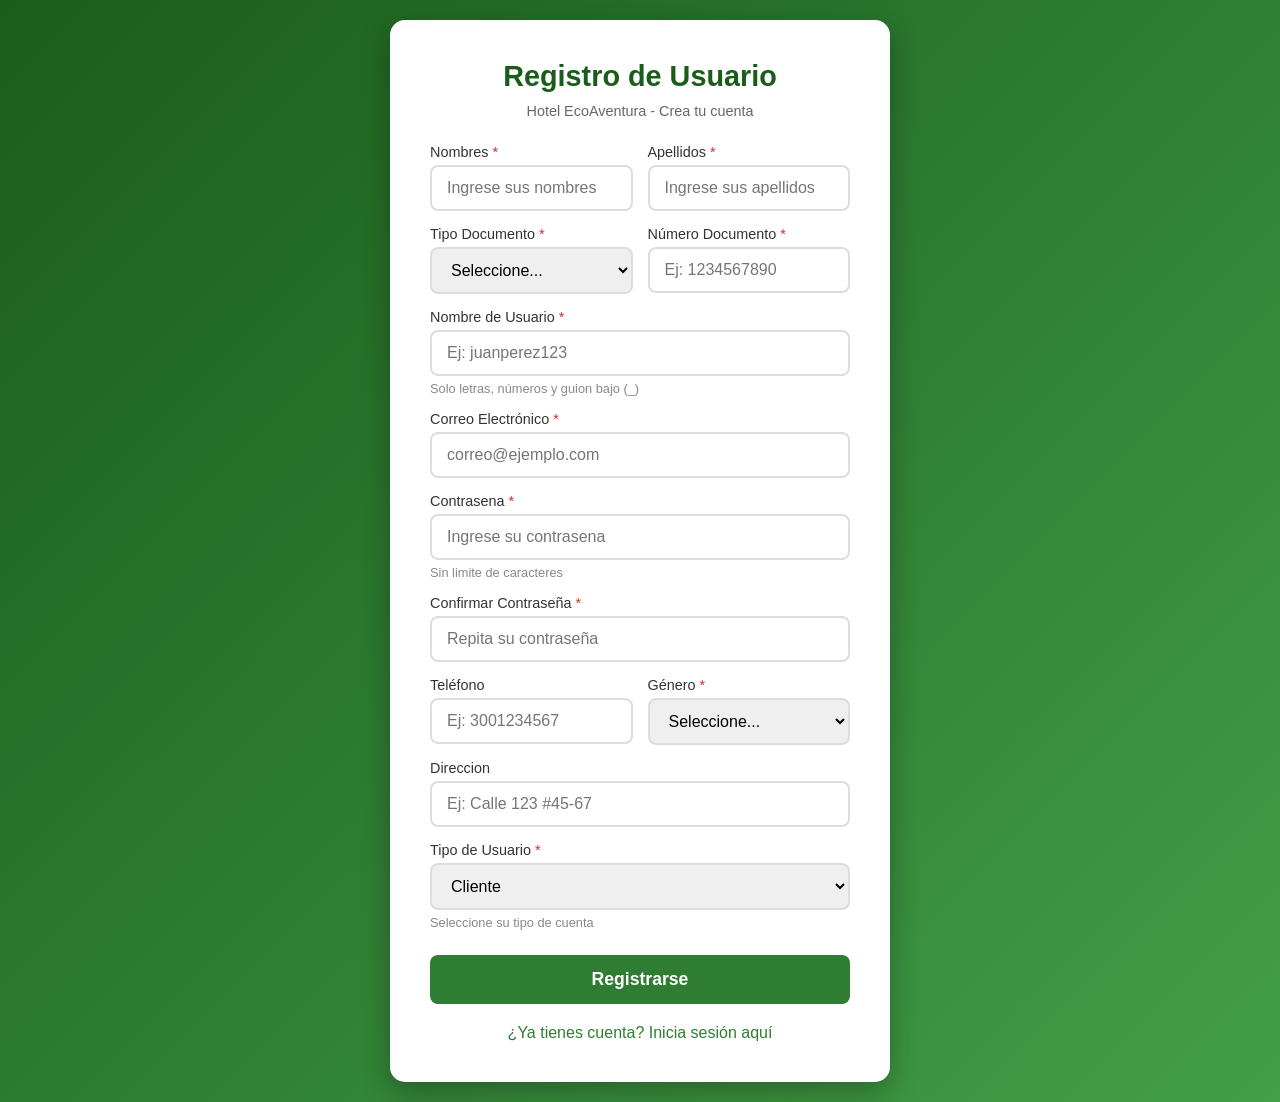
<file: regUser.html>
<!DOCTYPE html>
<html lang="es">
<head>
    <meta charset="UTF-8">
    <meta name="viewport" content="width=device-width, initial-scale=1.0">
    <title>Registro | Hotel EcoAventura</title>
    <link rel="stylesheet" href="Css/myStyle.css">
    <style>
        * {
            margin: 0;
            padding: 0;
            box-sizing: border-box;
        }
        body {
            font-family: 'Segoe UI', Tahoma, Geneva, Verdana, sans-serif;
            background: linear-gradient(135deg, #1a5d1a 0%, #2e7d32 50%, #43a047 100%);
            min-height: 100vh;
            display: flex;
            justify-content: center;
            align-items: center;
            padding: 20px;
        }
        .container {
            background: white;
            padding: 40px;
            border-radius: 15px;
            box-shadow: 0 10px 30px rgba(0, 0, 0, 0.3);
            width: 100%;
            max-width: 500px;
        }
        h1 {
            color: #1a5d1a;
            text-align: center;
            margin-bottom: 10px;
            font-size: 1.8rem;
        }
        .subtitle {
            color: #666;
            text-align: center;
            margin-bottom: 25px;
            font-size: 0.9rem;
        }
        .form-group {
            margin-bottom: 15px;
        }
        .form-group label {
            display: block;
            margin-bottom: 5px;
            color: #333;
            font-weight: 500;
            font-size: 0.9rem;
        }
        .form-group input,
        .form-group select {
            width: 100%;
            padding: 12px 15px;
            border: 2px solid #ddd;
            border-radius: 8px;
            font-size: 1rem;
            transition: border-color 0.3s;
        }
        .form-group input:focus,
        .form-group select:focus {
            outline: none;
            border-color: #2e7d32;
        }
        .form-row {
            display: flex;
            gap: 15px;
        }
        .form-row .form-group {
            flex: 1;
        }
        .required::after {
            content: " *";
            color: #d32f2f;
        }
        .btn-submit {
            width: 100%;
            padding: 14px;
            background: #2e7d32;
            color: white;
            border: none;
            border-radius: 8px;
            font-size: 1.1rem;
            font-weight: 600;
            cursor: pointer;
            transition: background 0.3s;
            margin-top: 10px;
        }
        .btn-submit:hover {
            background: #1a5d1a;
        }
        .login-link {
            text-align: center;
            margin-top: 20px;
        }
        .login-link a {
            color: #2e7d32;
            text-decoration: none;
            font-weight: 500;
        }
        .login-link a:hover {
            text-decoration: underline;
        }
        .error-message {
            background: #ffebee;
            color: #c62828;
            padding: 10px;
            border-radius: 5px;
            margin-bottom: 15px;
            display: none;
        }
        .password-hint {
            font-size: 0.8rem;
            color: #888;
            margin-top: 5px;
        }
    </style>
</head>
<body>
    <div class="container">
        <h1>Registro de Usuario</h1>
        <p class="subtitle">Hotel EcoAventura - Crea tu cuenta</p>

        <div id="errorMessage" class="error-message"></div>

        <form action="Php/registro.php" method="POST" id="registroForm">
            
            <!-- Nombres y Apellidos -->
            <div class="form-row">
                <div class="form-group">
                    <label for="nombre" class="required">Nombres</label>
                    <input type="text" 
                           name="nombre" 
                           id="nombre" 
                           placeholder="Ingrese sus nombres" 
                           required 
                           minlength="2"
                           maxlength="100">
                </div>
                <div class="form-group">
                    <label for="apellido" class="required">Apellidos</label>
                    <input type="text" 
                           name="apellido" 
                           id="apellido" 
                           placeholder="Ingrese sus apellidos" 
                           required 
                           minlength="2"
                           maxlength="100">
                </div>
            </div>

            <!-- Documento -->
            <div class="form-row">
                <div class="form-group">
                    <label for="tipo_documento" class="required">Tipo Documento</label>
                    <select name="tipo_documento" id="tipo_documento" required>
                        <option value="">Seleccione...</option>
                        <option value="CC">Cédula de Ciudadanía</option>
                        <option value="CE">Cédula de Extranjería</option>
                        <option value="TI">Tarjeta de Identidad</option>
                        <option value="PP">Pasaporte</option>
                    </select>
                </div>
                <div class="form-group">
                    <label for="numero_documento" class="required">Número Documento</label>
                    <input type="text" 
                           name="numero_documento" 
                           id="numero_documento" 
                           placeholder="Ej: 1234567890" 
                           required
                           pattern="[A-Za-z0-9]+"
                           maxlength="20">
                </div>
            </div>

            <!-- Username -->
            <div class="form-group">
                <label for="username" class="required">Nombre de Usuario</label>
                <input type="text" 
                       name="username" 
                       id="username" 
                       placeholder="Ej: juanperez123" 
                       required
                       minlength="4"
                       maxlength="50"
                       pattern="[a-zA-Z0-9_]+">
                <p class="password-hint">Solo letras, números y guion bajo (_)</p>
            </div>

            <!-- Email -->
            <div class="form-group">
                <label for="email" class="required">Correo Electrónico</label>
                <input type="email" 
                       name="email" 
                       id="email" 
                       placeholder="correo@ejemplo.com" 
                       required
                       maxlength="150">
            </div>

            <!-- Password -->
            <div class="form-group">
                <label for="password" class="required">Contrasena</label>
                <input type="password" 
                       name="password" 
                       id="password" 
                       placeholder="Ingrese su contrasena" 
                       required
                       minlength="1"
                       maxlength="255">
                <p class="password-hint">Sin limite de caracteres</p>
            </div>

            <!-- Confirmar Password -->
            <div class="form-group">
                <label for="confirmar_password" class="required">Confirmar Contraseña</label>
                <input type="password" 
                       name="confirmar_password" 
                       id="confirmar_password" 
                       placeholder="Repita su contraseña" 
                       required>
            </div>

            <!-- Teléfono y Género -->
            <div class="form-row">
                <div class="form-group">
                    <label for="telefono">Teléfono</label>
                    <input type="tel" 
                           name="telefono" 
                           id="telefono" 
                           placeholder="Ej: 3001234567"
                           maxlength="20">
                </div>
                <div class="form-group">
                    <label for="genero" class="required">Género</label>
                    <select name="genero" id="genero" required>
                        <option value="">Seleccione...</option>
                        <option value="M">Masculino</option>
                        <option value="F">Femenino</option>
                        <option value="O">Otro</option>
                    </select>
                </div>
            </div>

            <!-- Dirección -->
            <div class="form-group">
                <label for="direccion">Direccion</label>
                <input type="text" 
                       name="direccion" 
                       id="direccion" 
                       placeholder="Ej: Calle 123 #45-67"
                       maxlength="255">
            </div>

            <!-- Tipo de Usuario (Rol) -->
            <div class="form-group">
                <label for="rol" class="required">Tipo de Usuario</label>
                <select name="rol" id="rol" required>
                    <option value="">Seleccione...</option>
                    <option value="cliente" selected>Cliente</option>
                    <option value="administrador">Administrador</option>
                </select>
                <p class="password-hint">Seleccione su tipo de cuenta</p>
            </div>

            <button type="submit" class="btn-submit">Registrarse</button>
        </form>

        <div class="login-link">
            <a href="login.html">¿Ya tienes cuenta? Inicia sesión aquí</a>
        </div>
    </div>

    <script>
        document.getElementById('registroForm').addEventListener('submit', function(e) {
            const password = document.getElementById('password').value;
            const confirmarPassword = document.getElementById('confirmar_password').value;
            const errorDiv = document.getElementById('errorMessage');
            
            if (password !== confirmarPassword) {
                e.preventDefault();
                errorDiv.textContent = 'Las contraseñas no coinciden';
                errorDiv.style.display = 'block';
                return false;
            }
            
            errorDiv.style.display = 'none';
        });
    </script>
</body>
</html>
</file>
<file: Css/myStyle.css>
body{
margin:0;
font-family:"Lexend",sans-serif,Arial,Helvetica;
background:linear-gradient(90deg,#1d3d0f,#2e6b1f);
background-image: url(../img/fondopantalla.jpg);
background-size: cover;
background-position: center;
background-attachment: fixed;
color:white;
}

.header-principal{
display:flex;
justify-content:space-between;
align-items:center;
background:rgba(0,0,0,0.6);
padding: 25px;
text-align: start;
}

.logo-contenedor{
display:flex;
align-items:center;
gap:10px;
}

.logo-img{
width:40px;
height: 40px;
}

.header-principal ul{
display:flex;
list-style:none;
gap:20px;
padding: 0;
text-align: right;
}

.header-principal li {
    display: flex;
    margin: 0 15px;
    text-align: center;
}

.header-principal a{
color:white;
text-decoration:none;
font-weight:bold;
}

.header-principal a:hover {
    color: #9be15d;
}

.boton-registro{
background:white;
color: black !important;
border:none;
padding:5px 15px;
border-radius:20px;
cursor:pointer;
}

.boton-iniciar-sesion{
background:white;
color: black !important;
border:none;
padding:5px 15px;
border-radius:20px;
cursor:pointer;
}

.hero{
text-align:center;
padding:100px 20px;
background:rgba(0 ,0 ,0 ,0.6);
}

.modal{
display:none;
position:fixed;
top:0;
left:0;
width:100%;
height:100%;
background:rgba(0,0,0,0.6);
justify-content:center;
align-items:center;
}

.modal-contenido{
background:white;
color:black;
padding:30px 30px 20px 30px;
border-radius:10px;
width:380px;
max-width:90%;
text-align:center;
max-height:90vh;
overflow-y:auto;
}

.modal-contenido input{
width:100%;
padding:12px;
margin:10px 0;
border:2px solid #ddd;
border-radius:8px;
font-size:14px;
box-sizing:border-box;
}

.modal-contenido input:focus,
.modal-contenido select:focus{
outline:none;
border-color:#2e7d32;
}

.modal-contenido select,
.select-genero{
width:100%;
padding:12px;
margin:10px 0;
border:2px solid #ddd;
border-radius:8px;
font-size:14px;
box-sizing:border-box;
background:white;
color:#333;
cursor:pointer;
appearance:none;
background-image:url("data:image/svg+xml,%3Csvg xmlns='http://www.w3.org/2000/svg' width='12' height='12' viewBox='0 0 12 12'%3E%3Cpath fill='%23333' d='M6 8L1 3h10z'/%3E%3C/svg%3E");
background-repeat:no-repeat;
background-position:right 12px center;
}

.modal-contenido button{
width:100%;
padding:12px;
background:#2e7d32;
color:white;
border:none;
border-radius:8px;
font-size:16px;
font-weight:600;
cursor:pointer;
transition:background 0.3s;
margin-top:5px;
}

.modal-contenido button:hover{
background:#1a5d1a;
}

.cerrar{
float:right;
font-size:25px;
cursor:pointer;
color:#666;
transition:color 0.3s;
}

.cerrar:hover{
color:#333;
}

/* Boton secundario en modales - siempre visible */
.btn-secundario {
    width: 100%;
    padding: 12px;
    margin-top: 15px !important;
    background: white !important;
    color: #333 !important;
    border: 2px solid #ddd !important;
    border-radius: 8px;
    font-size: 15px;
    font-weight: 600;
    cursor: pointer;
    transition: all 0.3s;
}

.btn-secundario:hover {
    background: #f5f5f5 !important;
    border-color: #bbb !important;
}

/* Enlace dentro del modal */
.enlace-modal {
    text-align: center;
    margin: 20px 0 10px 0;
    color: #666;
    font-size: 14px;
}

.enlace-modal span {
    color: #2e7d32;
    cursor: pointer;
    font-weight: 600;
}

.enlace-modal span:hover {
    text-decoration: underline;
}


#habitaciones-destacadas{
padding:60px 8%;
}

.titulo-seccion{
font-size:40px;
color: white;
margin-bottom:40px;
}

.contenedor-habitaciones{
display:flex;
gap:30px;
justify-content:center;
flex-wrap:wrap;
}

.card{
width:320px;
height:420px;
perspective:1000px;
}

.card-inner{
position:relative;
width:100%;
height:100%;
transition:transform 0.7s;
transform-style:preserve-3d;
}

.card.flip .card-inner{
transform:rotateY(180deg);
}

.card-front,
.card-back{
position:absolute;
width:100%;
height:100%;
backface-visibility:hidden;
background:#5e8f2f;
border-radius:20px;
padding:20px;
color: white;
box-shadow:0 10px 25px rgba(0,0,0,0.3);
}

.card-front img{
width:100%;
border-radius:12px;
margin-bottom:15px;
}

.card-front p{
font-size:14px;
margin-bottom:20px;
}

.card-footer{
display:flex;
justify-content:space-between;
align-items:center;
margin-top: 15px;
}

.btn-flip{
background:white;
color: black;
border:none;
padding:10px 18px;
border-radius:25px;
cursor:pointer;
font-weight: 600;
transition: 0.3s;
}

.btn-flip:hover{
    background:#f2f2f2;
}

.rating{
background:white;
color:black;
padding:6px 12px;
border-radius:20px;
font-weight:bold;
}

.card-back{
transform:rotateY(180deg);
text-align:center;
}

.card-back ul{
text-align:left;
margin:20px 0;
}

.cargar-mas{
text-align:center;
margin-top:40px;
}

.cargar-mas button{
padding:12px 25px;
border:none;
border-radius:25px;
background:white;
cursor:pointer;
color: black;
font-weight: 600;
transition: 0.3s;
}

.cargar-mas button:hover{
    background:#f2f2f2;
}

.formulario-busqueda {
    display: flex;
    gap: 15px;
    justify-content: center;
    align-items: center;
    padding: 20px;
}

.campo {
    display: flex;
    align-items: center;
    background: white;
    padding: 10px 15px;
    border-radius: 10px;
    gap: 10px;
}

.campo i{
    font-size:20px;
    color:#2e7d32;
}

.texto{
    display:flex;
    flex-direction:column;
}

.texto label{
    font-size:12px;
    font-weight:bold;
    color: #333;
    background: black;
    color: white;
    padding: 2px 8px;
    border-radius: 4px;
    margin-bottom: 4px;
}

.texto input{
    border:none;
    outline:none;
    font-size:14px;
    color: #333;
    background: transparent;
}

.texto input::placeholder {
    color: #999;
}

button{
    background:#4CAF50;
    color:white;
    border:none;
    padding:12px 20px;
    border-radius:10px;
    cursor:pointer;
    font-weight:bold;
}

button:hover{
    background:#3e8e41;
}


section {
    padding: 50px;
    background: rgba(0, 0, 0, 0.7);
    margin: 20px;
    border-radius: 10px;
}

.formulario-registro input, 
.formulario-registro button {
    display: block;
    margin: 10px auto;
    padding: 10px;
    border-radius: 8px;
    border: none;
}

.formulario-registro button {
    background: #5a8f2c;
    color: white;
    cursor: pointer;
}

.formIniciarsesion input, 
.formIniciarsesion button {
    display: block;
    margin: 10px auto;
    padding: 10px;
    border-radius: 8px;
    border: none;
}

.formIniciarsesion button {
    background: #5a8f2c;
    color: white;
    cursor: pointer;
}


.informacion{
text-align:center;
padding:100px 20px;
background:rgba(0,0,0,0.7);
}

.servicios{
    background: rgba(0, 0, 0, 0.7);
    padding: 80px 20px;
    text-align: center;
    color: white;
}

.titulo{
    font-size: 40px;
    margin-bottom: 50px;
}

.contenido-servicios{
    display: grid;
    grid-template-columns: repeat(3, 1fr);
    gap: 40px;
    max-width: 900px;
    margin: auto;
}

.servicio{
    display: flex;
    flex-direction: column;
    align-items: center;
    gap: 15px;
}

.servicio i{
    font-size: 35px;
    background: #6faf3c;
    width: 70px;
    height: 70px;
    border-radius: 50%;
    display: flex;
    align-items: center;
    justify-content: center;
}

.servicio p{
    font-size: 16px;
    line-height: 1.4;
}


.te-esperamos{
    padding: 120px 20px;
    text-align: center;
    border-radius: 20px;
    color: white;
}

.contenido-esperamos h1{
    font-size: 42px;
    margin-bottom: 15px;
}

.contenido-esperamos p{
    font-size: 20px;
    margin-bottom: 40px;
}

.botones{
    display: flex;
    justify-content: center;
    gap: 20px;
}

.botones button{
    background-color: #5f8f2f;
    color: white;
    border: none;
    padding: 15px 30px;
    font-size: 16px;
    border-radius: 30px;
    cursor: pointer;
    transition: all 0.3s ease;
}


.botones button:hover{
    background-color: #4a7423;
    transform: scale(1.05);
}

footer{
    background: rgba(0, 0, 0, 0.7);
    padding: 40px 8%;
    color: white;
}

.footer-contenedor{
    display: flex;
    justify-content: space-between;
    align-items: flex-start;
    flex-wrap: wrap;
}

.footer-logo{
    display: flex;
    align-items: center;
    gap: 10px;
    margin-bottom: 15px;
}

.footer-logo img{
    width: 35px;
}

.footer-izquierda p{
    color: #ccc;
    line-height: 1.5;
}

.copyright{
    margin-top: 20px;
    font-size: 14px;
}

.footer-derecha h2{
    margin-bottom: 20px;
}

.red{
    display: flex;
    align-items: center;
    gap: 10px;
    margin-bottom: 10px;
}

.red span{
    font-size: 20px;
}

/* ============================================ */
/* ESTILOS PARA BUSQUEDA Y RESERVAS */
/* ============================================ */

/* Campo de destino con dropdown */
.campo-destino {
    position: relative;
}

.campo-destino .texto {
    position: relative;
}

.dropdown-destinos {
    display: none;
    position: absolute;
    top: calc(100% + 5px);
    left: -45px;
    width: 220px;
    background: white;
    border-radius: 12px;
    box-shadow: 0 10px 40px rgba(0,0,0,0.25);
    z-index: 1000;
    max-height: 350px;
    overflow-y: auto;
    padding: 8px 0;
}

.dropdown-destinos.show {
    display: block;
}

.destino-item {
    display: flex;
    align-items: center;
    gap: 14px;
    padding: 14px 20px;
    cursor: pointer;
    color: #333;
    transition: background 0.2s;
}

.destino-item:hover {
    background: #f5f5f5;
}

.destino-item i {
    color: #2e7d32;
    font-size: 18px;
    flex-shrink: 0;
}

.destino-item span {
    font-weight: 500;
    font-size: 15px;
}

/* Select de huespedes en formulario */
.texto select {
    border: none;
    outline: none;
    font-size: 14px;
    background: transparent;
    cursor: pointer;
    padding: 0;
    min-width: 100px;
    color: #333;
}

.texto select option {
    color: #333;
}

/* ============================================ */
/* RESULTADOS DE BUSQUEDA */
/* ============================================ */

.resultados-busqueda {
    padding: 60px 5%;
    background: linear-gradient(to bottom, #e8e4dc, #f5f1e8);
}

.resultados-header {
    text-align: center;
    margin-bottom: 50px;
}

.resultados-header .titulo-seccion {
    color: #2e7d32;
    font-size: 36px;
    font-weight: 700;
    font-style: italic;
    margin-bottom: 12px;
}

.subtitulo-resultado {
    color: #555;
    font-size: 16px;
    font-style: italic;
}

.contenedor-habitaciones-grid {
    display: flex;
    flex-wrap: wrap;
    justify-content: center;
    gap: 30px;
    max-width: 1200px;
    margin: 0 auto;
}

/* Tarjeta de habitacion */
.habitacion-card {
    background: white;
    border-radius: 20px;
    overflow: hidden;
    box-shadow: 0 4px 20px rgba(0,0,0,0.08);
    transition: transform 0.3s, box-shadow 0.3s;
    width: 100%;
    max-width: 380px;
}

.habitacion-card:hover {
    transform: translateY(-5px);
    box-shadow: 0 15px 40px rgba(0,0,0,0.15);
}

.habitacion-card img {
    width: 100%;
    height: 200px;
    object-fit: cover;
    border-radius: 12px;
    margin: 15px;
    width: calc(100% - 30px);
}

.habitacion-info {
    padding: 5px 20px 20px 20px;
}

.tipo-habitacion {
    display: inline-block;
    background: #e67e22;
    color: white;
    padding: 5px 14px;
    border-radius: 6px;
    font-size: 12px;
    font-weight: 600;
    margin-bottom: 10px;
}

.habitacion-info h3 {
    color: #333;
    margin: 0 0 10px 0;
    font-size: 22px;
    font-weight: 700;
}

.habitacion-info p {
    color: #666;
    font-size: 14px;
    line-height: 1.6;
    margin-bottom: 18px;
    min-height: 44px;
}

.habitacion-precio {
    display: flex;
    justify-content: flex-start;
    align-items: center;
    gap: 15px;
    margin-bottom: 12px;
}

.precio {
    color: #e67e22;
    font-size: 24px;
    font-weight: 700;
}

.precio-noche {
    color: #888;
    font-size: 14px;
}

.btn-reservar {
    background: #2e7d32;
    color: white;
    border: none;
    padding: 12px 28px;
    border-radius: 25px;
    font-weight: 600;
    cursor: pointer;
    transition: background 0.3s;
}

.btn-reservar:hover {
    background: #1a5d1a;
}

.habitacion-capacidad {
    display: flex;
    align-items: center;
    gap: 8px;
    color: #2e7d32;
    font-size: 13px;
    margin-top: 10px;
}

.habitacion-capacidad i {
    color: #2e7d32;
    font-size: 14px;
}


.habitacion-capacidad i {
    color: #2e7d32;
}

/* ============================================ */
/* MODAL DE RESERVA */
/* ============================================ */

.modal-reserva {
    max-width: 450px;
    text-align: left;
}

.modal-reserva h2 {
    display: flex;
    align-items: center;
    gap: 10px;
    margin-bottom: 25px;
    padding-bottom: 15px;
    border-bottom: 2px solid #f0f0f0;
}

.modal-reserva h2 i {
    color: #2e7d32;
}

.campo-reserva {
    margin-bottom: 18px;
}

.campo-reserva label {
    display: block;
    font-weight: 600;
    color: #333;
    margin-bottom: 8px;
    font-size: 14px;
}

.campo-reserva input,
.campo-reserva select,
.campo-reserva textarea {
    width: 100%;
    padding: 12px 15px;
    border: 2px solid #e0e0e0;
    border-radius: 8px;
    font-size: 14px;
    transition: border-color 0.3s;
    box-sizing: border-box;
}

.campo-reserva input:focus,
.campo-reserva select:focus,
.campo-reserva textarea:focus {
    outline: none;
    border-color: #2e7d32;
}

.campo-reserva input[readonly] {
    background: #f5f5f5;
    color: #666;
}

.campo-reserva textarea {
    min-height: 80px;
    resize: vertical;
}

.campos-dobles {
    display: grid;
    grid-template-columns: 1fr 1fr;
    gap: 15px;
}

.resumen-precio {
    background: #e8f5e9;
    padding: 15px 20px;
    border-radius: 10px;
    margin: 20px 0;
}

.resumen-precio p {
    margin: 8px 0;
    display: flex;
    justify-content: space-between;
}

.resumen-precio strong {
    color: #2e7d32;
}

#totalEstimado {
    font-size: 18px;
    font-weight: 700;
    color: #2e7d32;
}

.botones-reserva {
    display: flex;
    gap: 12px;
    margin-top: 20px;
}

.btn-cancelar {
    flex: 1;
    background: #e0e0e0 !important;
    color: #333 !important;
    border: none;
    padding: 14px 20px;
    border-radius: 8px;
    font-weight: 600;
    cursor: pointer;
    transition: background 0.3s;
}

.btn-cancelar:hover {
    background: #d0d0d0 !important;
}

.btn-confirmar {
    flex: 2;
    background: #2e7d32 !important;
    color: white !important;
    border: none;
    padding: 14px 20px;
    border-radius: 8px;
    font-weight: 600;
    cursor: pointer;
    display: flex;
    align-items: center;
    justify-content: center;
    gap: 8px;
    transition: background 0.3s;
}

.btn-confirmar:hover {
    background: #1a5d1a !important;
}

/* ============================================ */
/* TOAST NOTIFICACION */
/* ============================================ */

.toast-notificacion {
    position: fixed;
    top: 20px;
    right: 20px;
    background: #2e7d32;
    color: white;
    padding: 0;
    border-radius: 12px;
    box-shadow: 0 10px 40px rgba(0,0,0,0.3);
    z-index: 10000;
    transform: translateX(120%);
    transition: transform 0.4s ease-in-out;
    max-width: 400px;
}

.toast-notificacion.show {
    transform: translateX(0);
}

.toast-contenido {
    display: flex;
    align-items: flex-start;
    gap: 15px;
    padding: 20px 25px;
}

.toast-contenido i {
    font-size: 28px;
    flex-shrink: 0;
    margin-top: 2px;
}

.toast-contenido p {
    margin: 0;
    font-size: 15px;
    line-height: 1.5;
    font-weight: 500;
}

@media (max-width: 480px) {
    .toast-notificacion {
        left: 20px;
        right: 20px;
        max-width: none;
    }
}

/* ============================================ */
/* SECCION MIS RESERVAS */
/* ============================================ */

.seccion-mis-reservas {
    padding: 60px 5%;
    background: #f5f1e8;
}

.reservas-container {
    max-width: 1200px;
    margin: 0 auto;
    background: white;
    border-radius: 15px;
    padding: 30px;
    box-shadow: 0 5px 20px rgba(0,0,0,0.08);
}

.reservas-container h2 {
    color: #2e7d32;
    margin-bottom: 25px;
    display: flex;
    align-items: center;
    gap: 10px;
    padding-bottom: 15px;
    border-bottom: 2px solid #f0f0f0;
}

.reservas-container h2 i {
    font-size: 24px;
}

.tabla-reservas-container {
    overflow-x: auto;
}

.tabla-reservas {
    width: 100%;
    border-collapse: collapse;
}

.tabla-reservas th {
    background: #f5f1e8;
    color: #2e7d32;
    padding: 15px;
    text-align: left;
    font-weight: 600;
    font-size: 14px;
}

.tabla-reservas td {
    padding: 15px;
    border-bottom: 1px solid #eee;
    vertical-align: middle;
    font-size: 14px;
    color: #333;
}

.tabla-reservas tr:hover {
    background: #fafafa;
}

.estado-badge {
    display: inline-block;
    padding: 5px 14px;
    border-radius: 20px;
    font-size: 12px;
    font-weight: 600;
}

.estado-completada {
    background: #d4edda;
    color: #155724;
}

.estado-pendiente {
    background: #fff3cd;
    color: #856404;
}

.estado-cancelada {
    background: #f8d7da;
    color: #721c24;
}

.btn-cancelar-reserva {
    background: #dc3545;
    color: white;
    border: none;
    padding: 6px 14px;
    border-radius: 20px;
    font-size: 12px;
    cursor: pointer;
    transition: background 0.3s;
}

.btn-cancelar-reserva:hover {
    background: #c82333;
}
</file>
